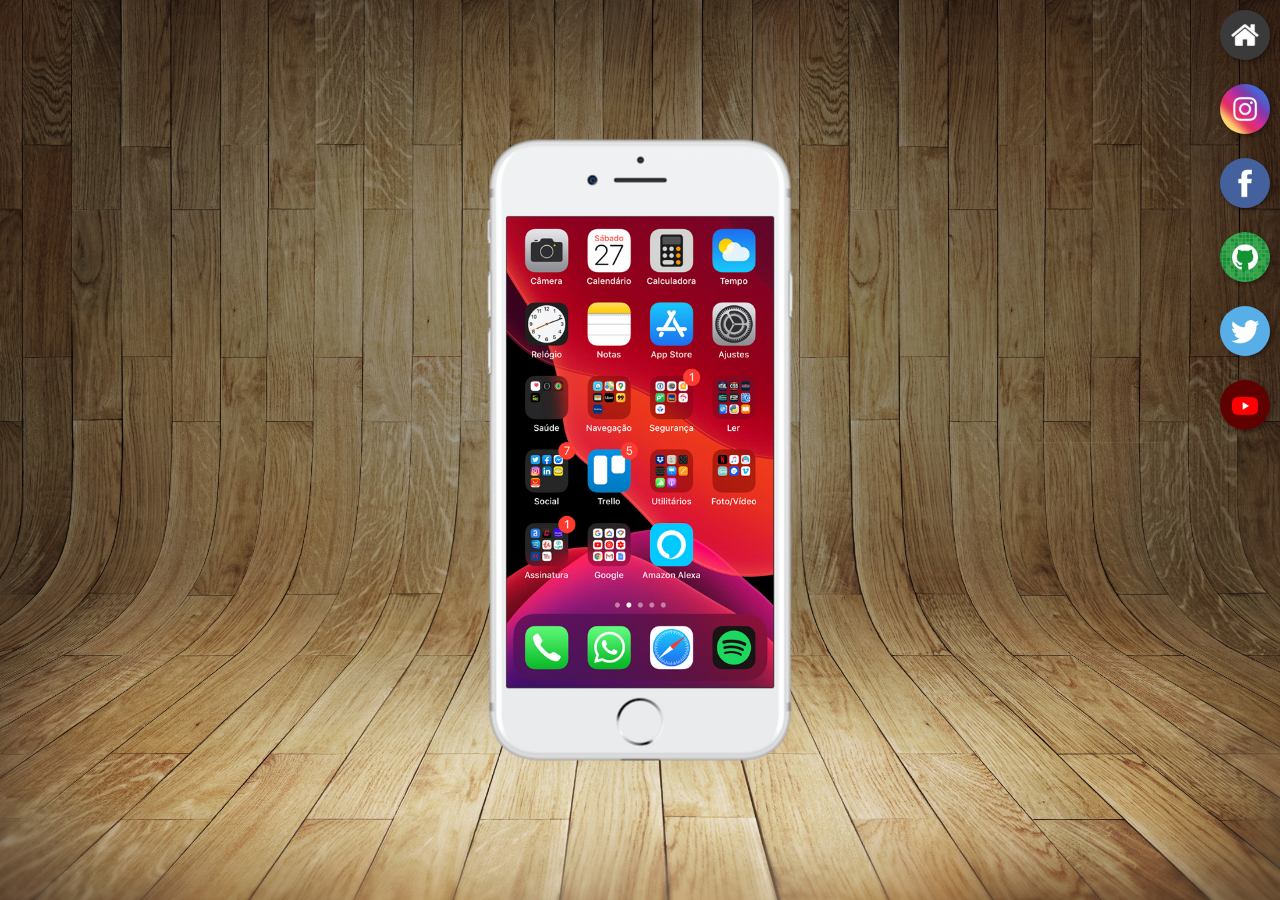
<file: index.html>
<!DOCTYPE html>
<html lang="pt-br">
<head>
    <meta charset="UTF-8">
    <meta http-equiv="X-UA-Compatible" content="IE=edge">
    <meta name="viewport" content="width=device-width, initial-scale=1.0">
    <title>Projeto Redes Sociais</title>
    <link rel="shortcut icon" href="favicon.ico" type="image/x-icon">
    <link rel="stylesheet" href="estilos/style.css">
</head>
<body>
    <main>
        <section id="telefone">
            <iframe src="home.html" name="tela" id="tela" frameborder="0">
                Seu navegador não é compatível.
            </iframe>
        </section>
        <section id="redes-sociais">
            <a href="home.html" target="tela"><img src="imagens/logo-home.jpg" alt="home"></a> <br>
            <a href="instagram.html" target="tela"><img src="imagens/logo-instagram.jpg" alt="instagram"></a> <br>
            <a href="facebook.html" target="tela"><img src="imagens/logo-facebook.jpg" alt="facebook"></a> <br>
            <a href="github.html" target="tela"><img src="imagens/logo-github.jpg" alt="github"></a> <br>
            <a href="twitter.html" target="tela"><img src="imagens/logo-twitter.jpg" alt=""></a> <br>
            <a href="youtube.html" target="tela"><img src="imagens/logo-youtube.jpg" alt="youtube"></a>

        </section>
    </main>
</body>
</html>
</file>
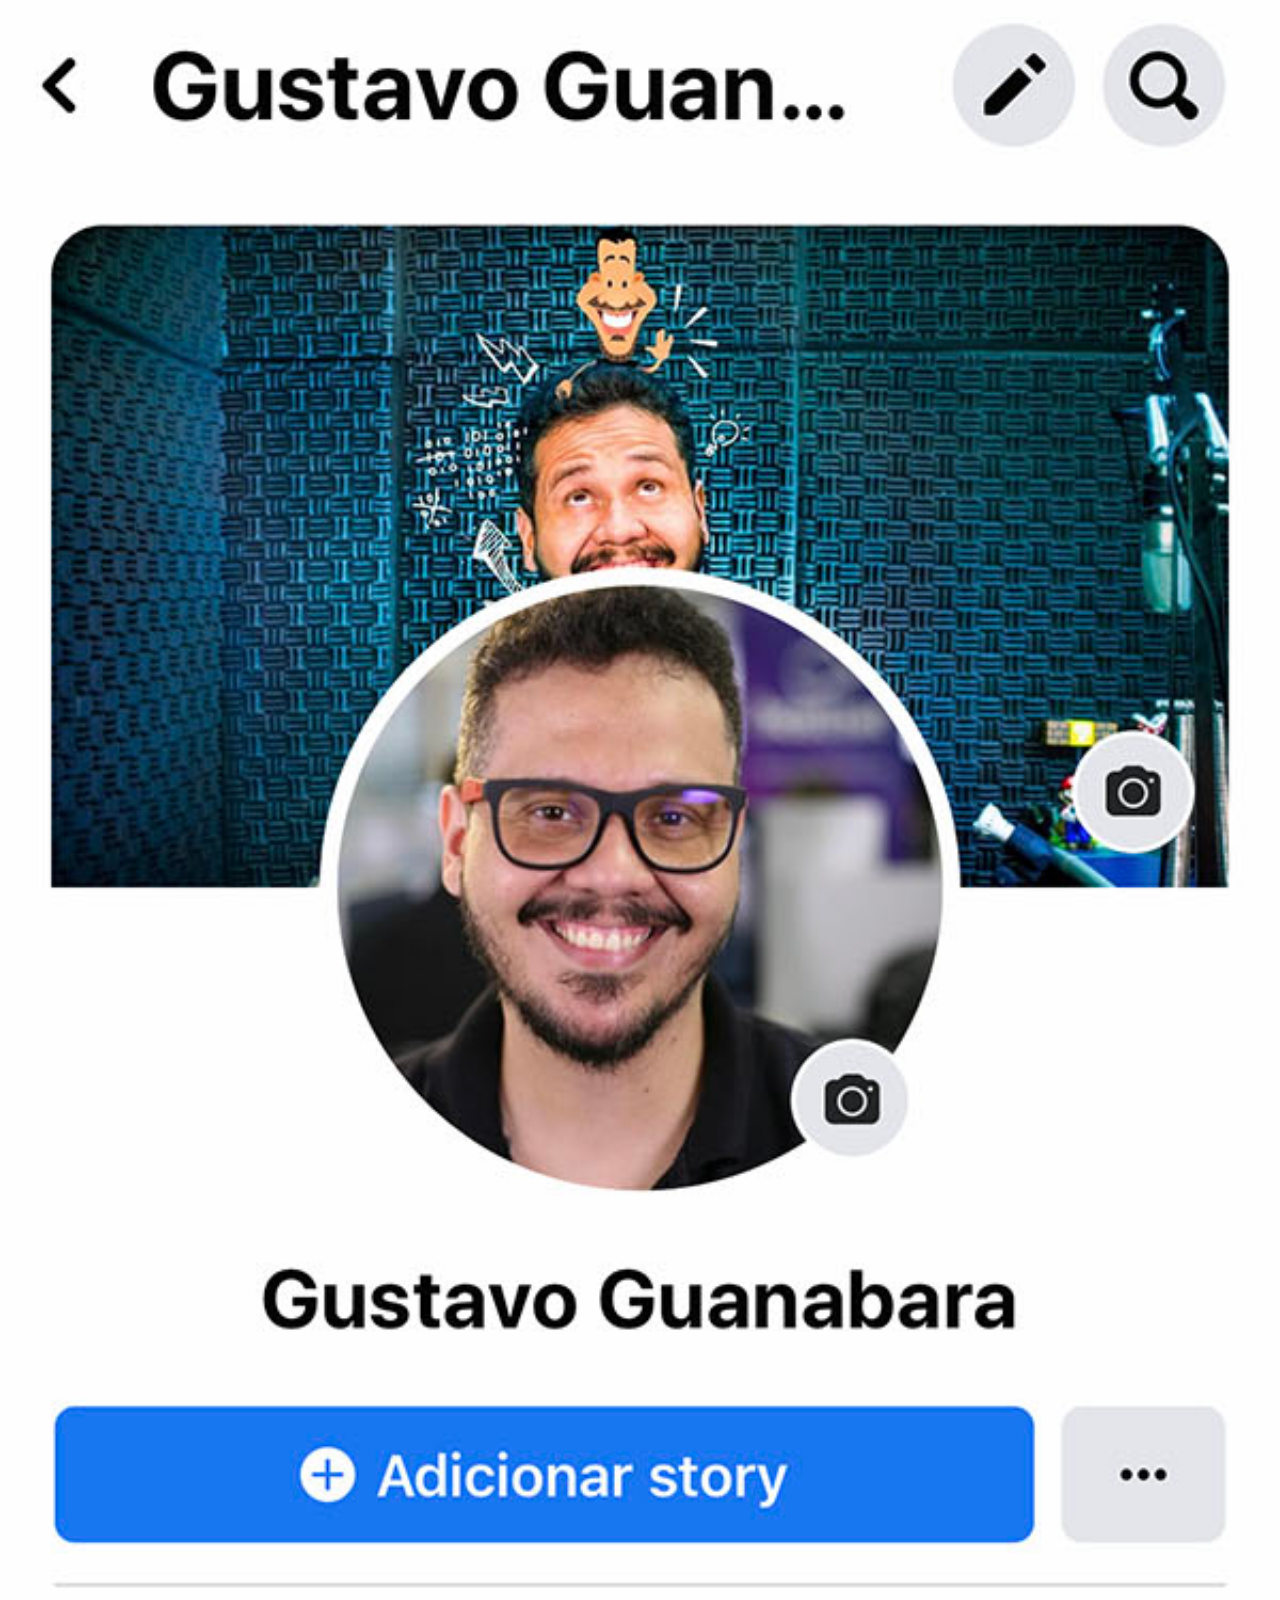
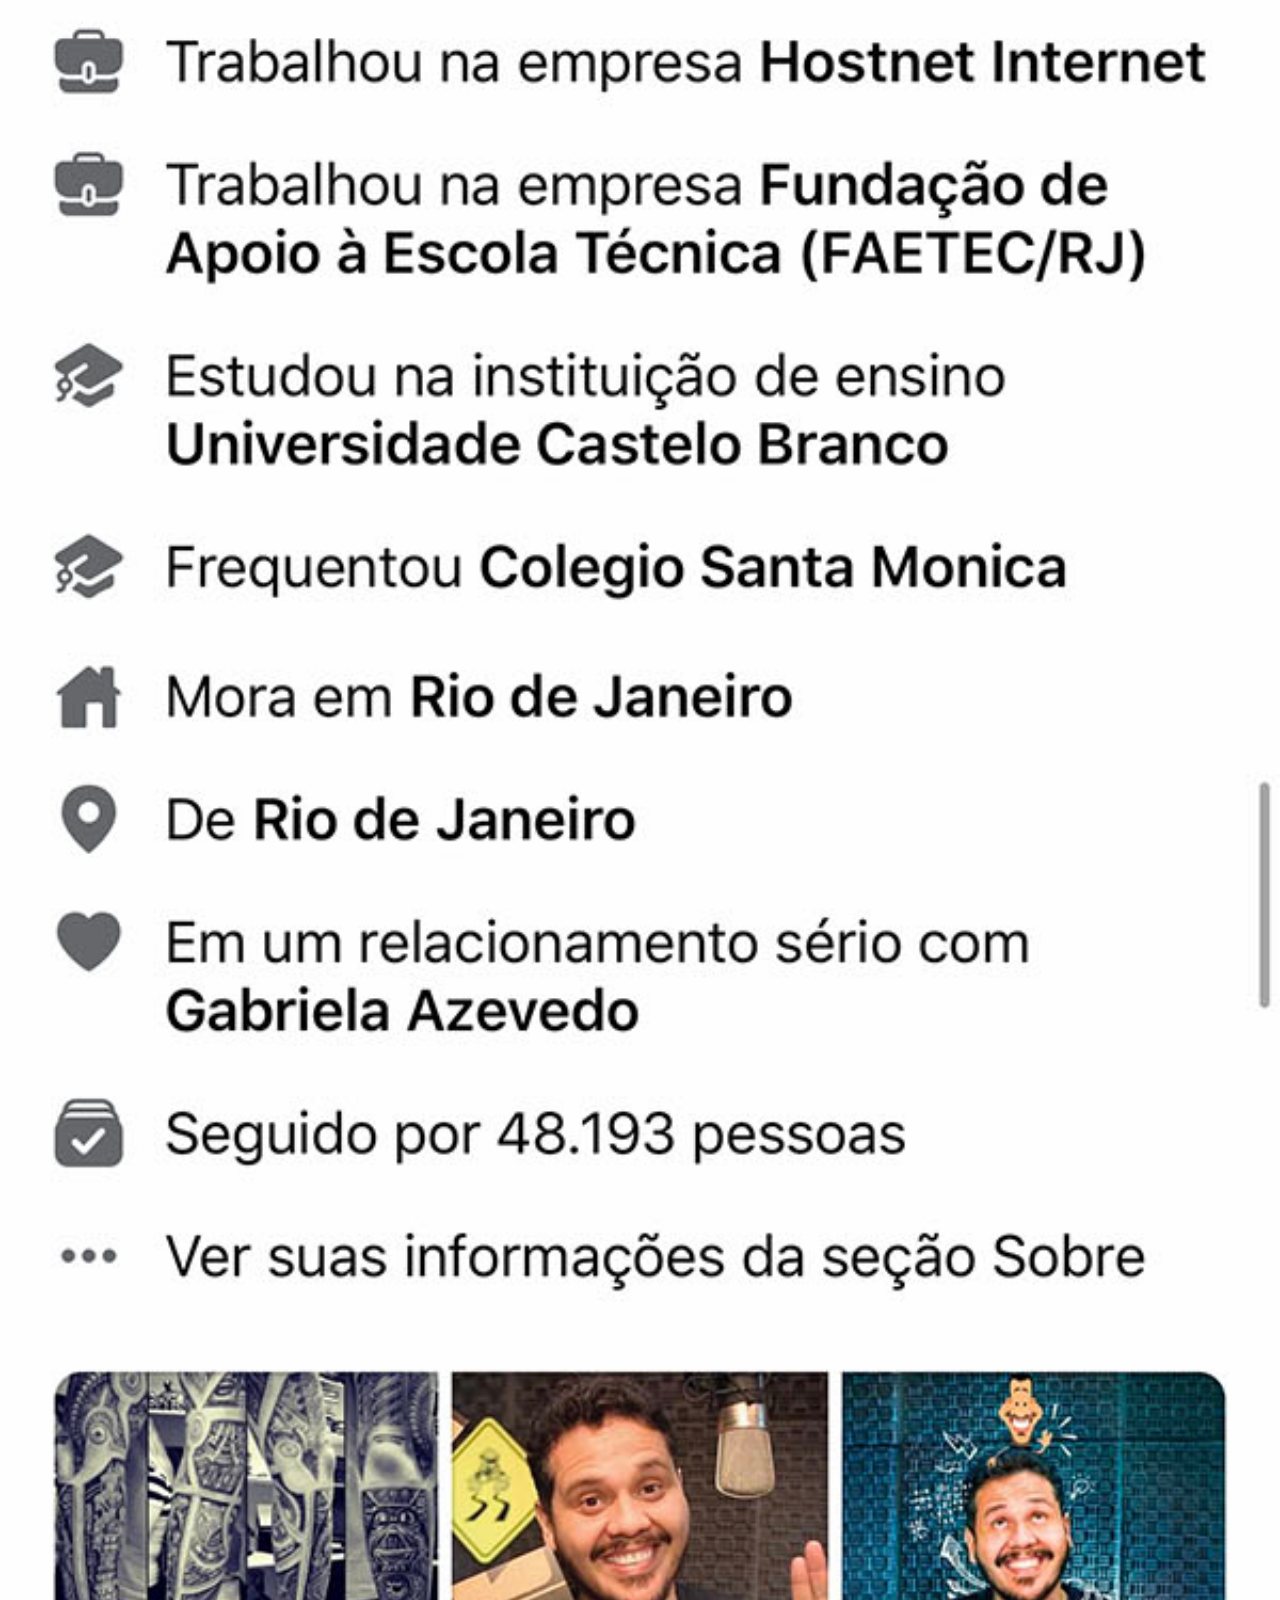
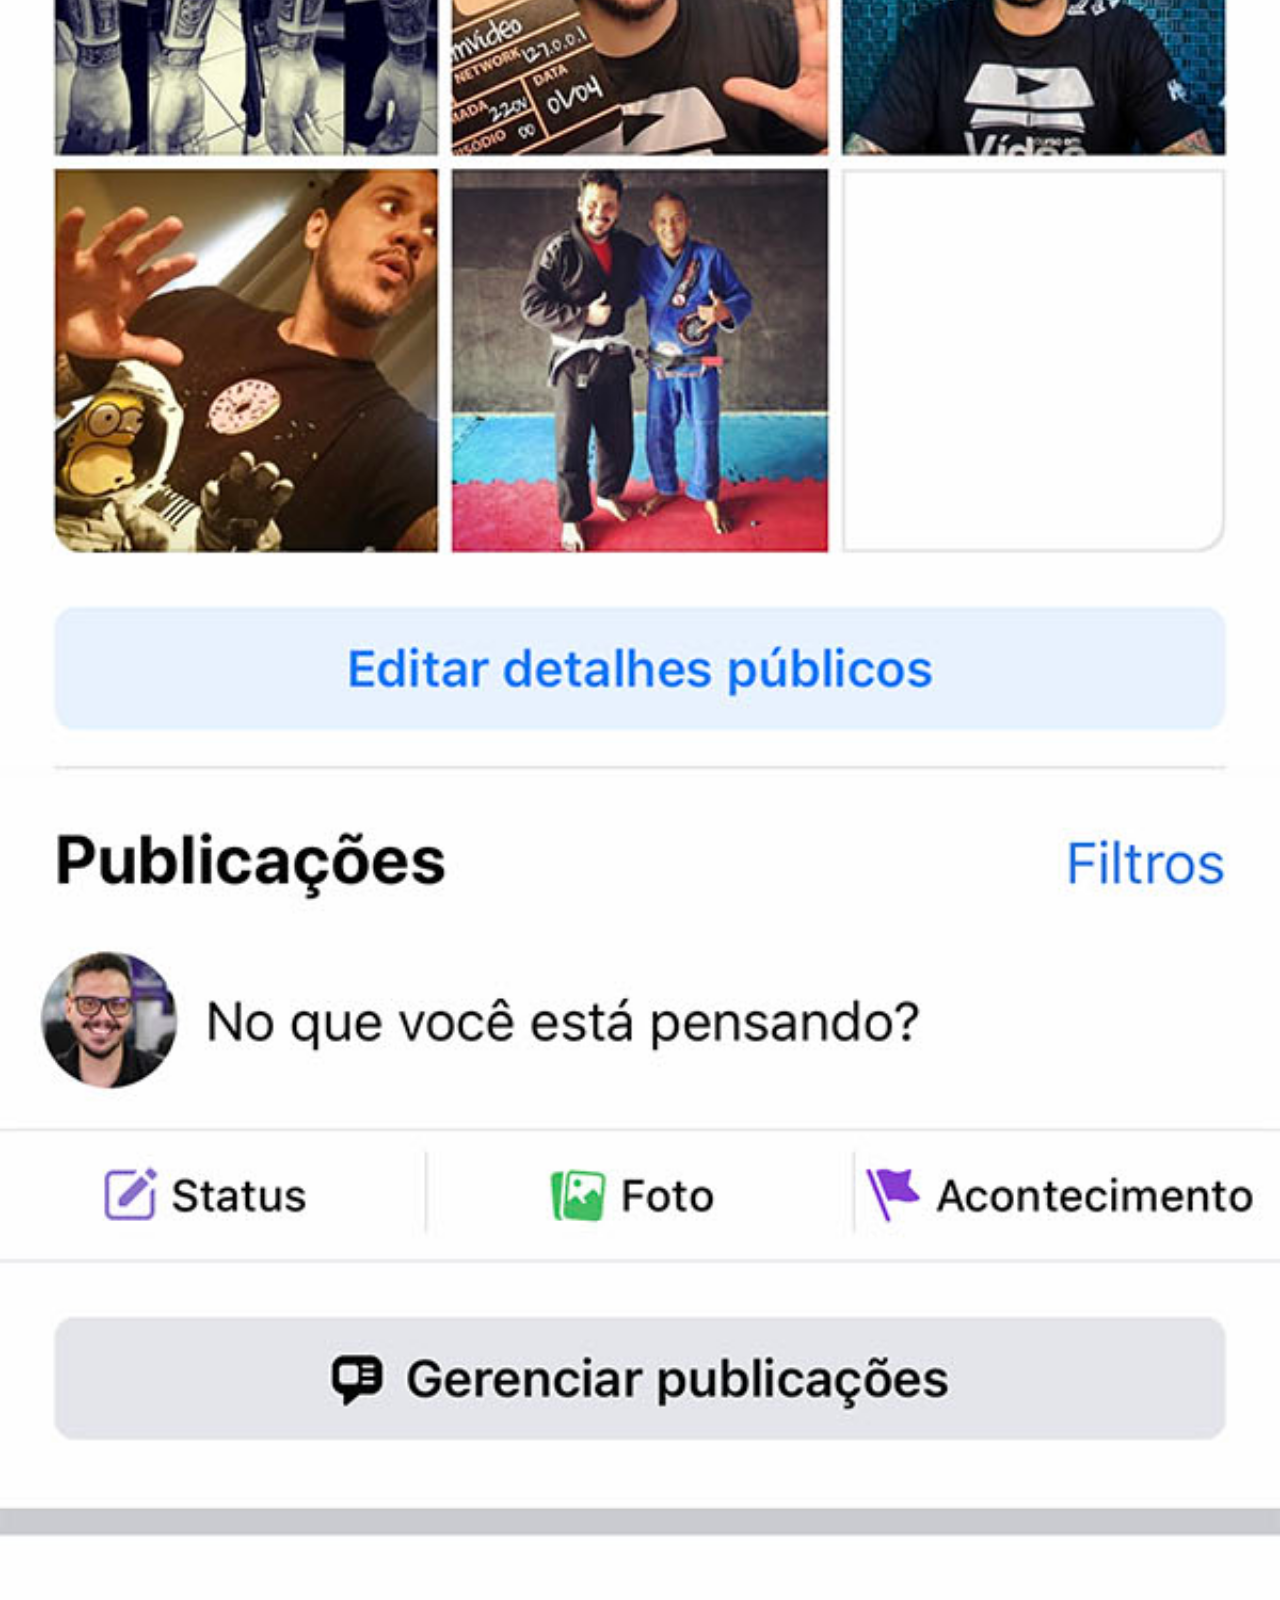
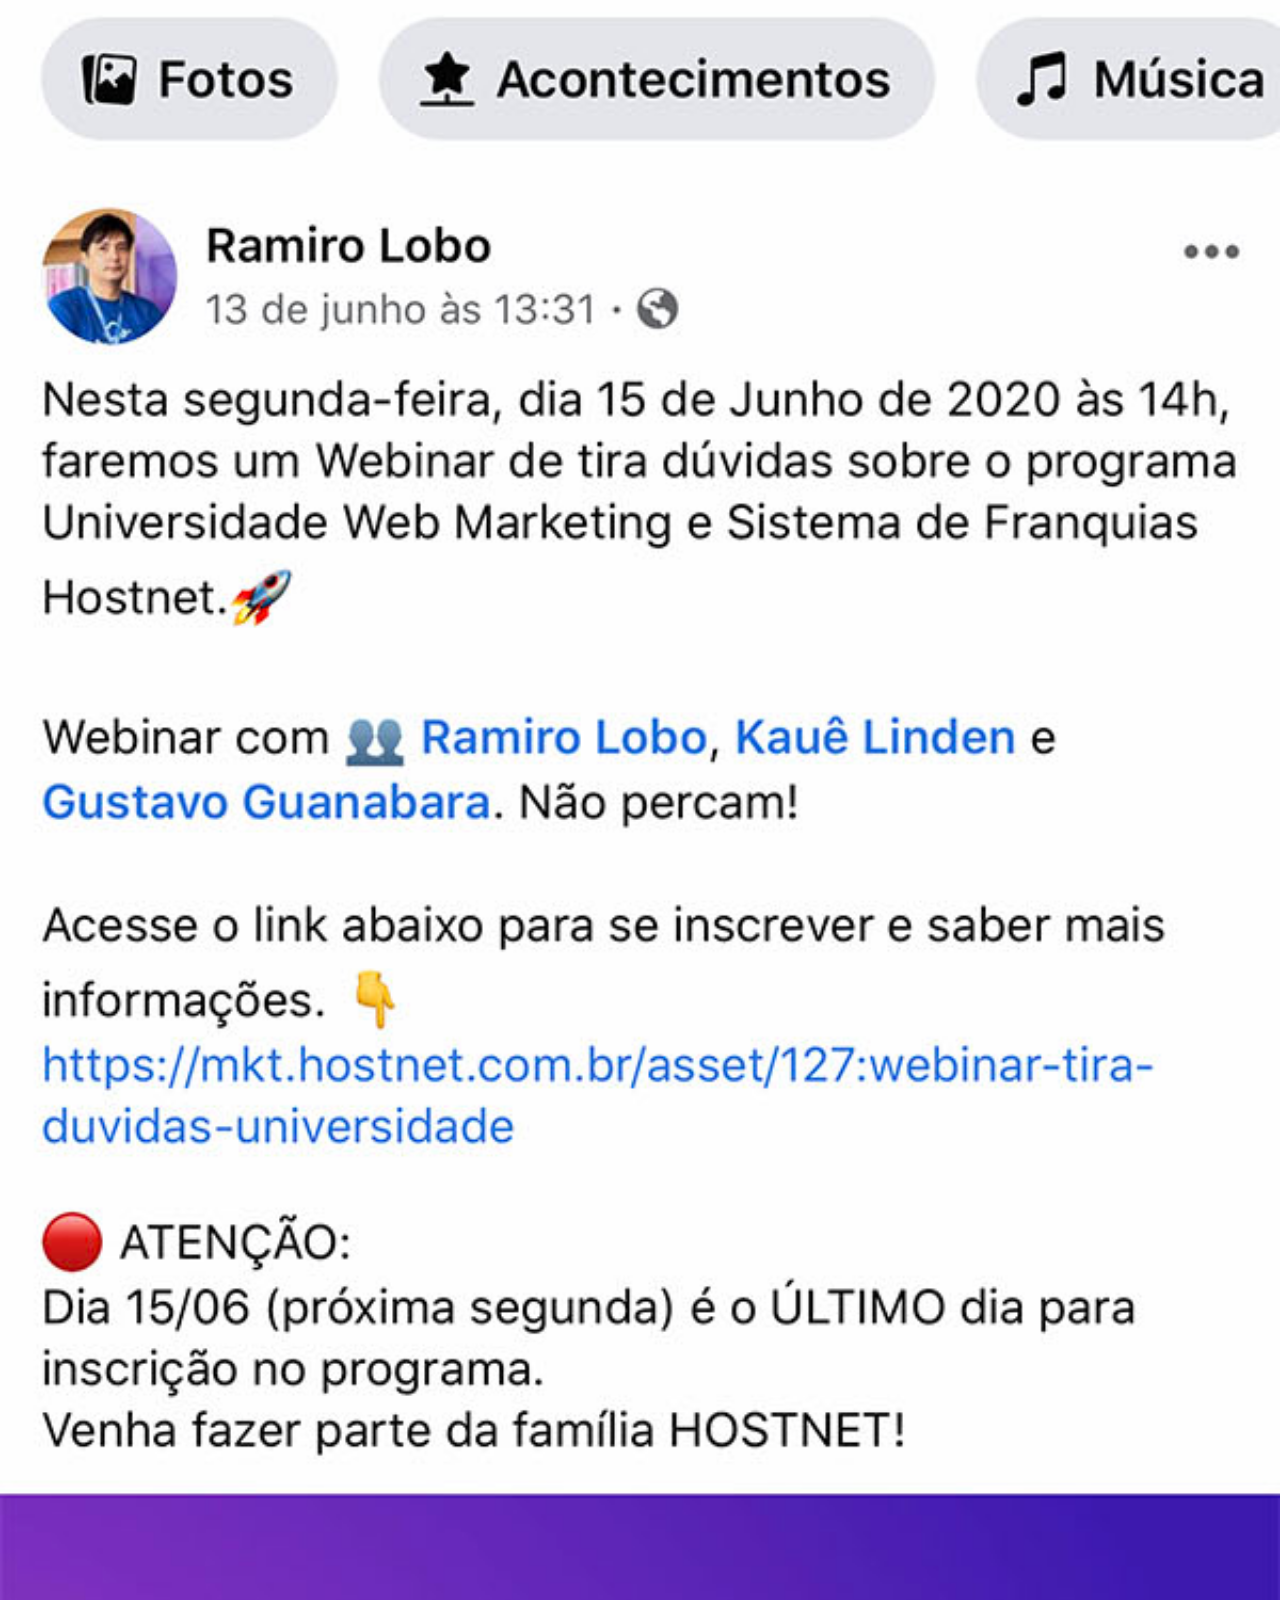
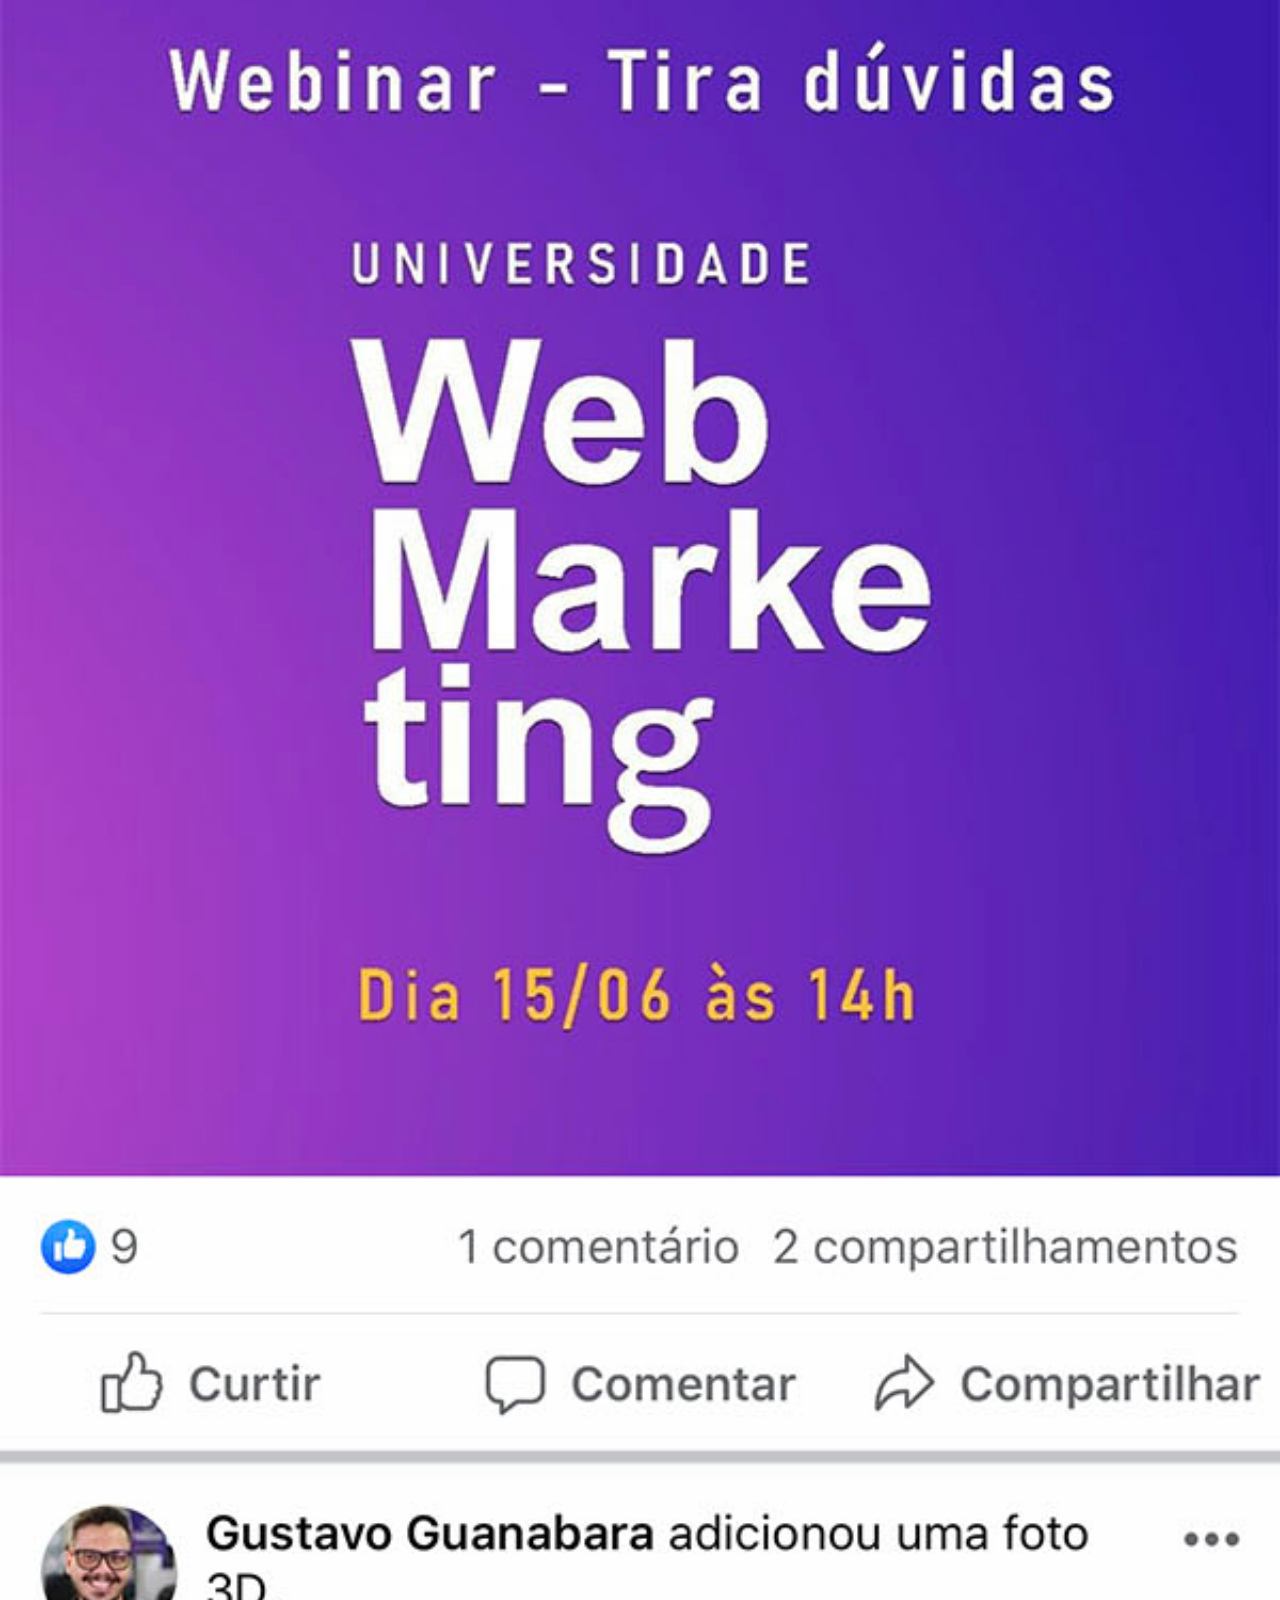
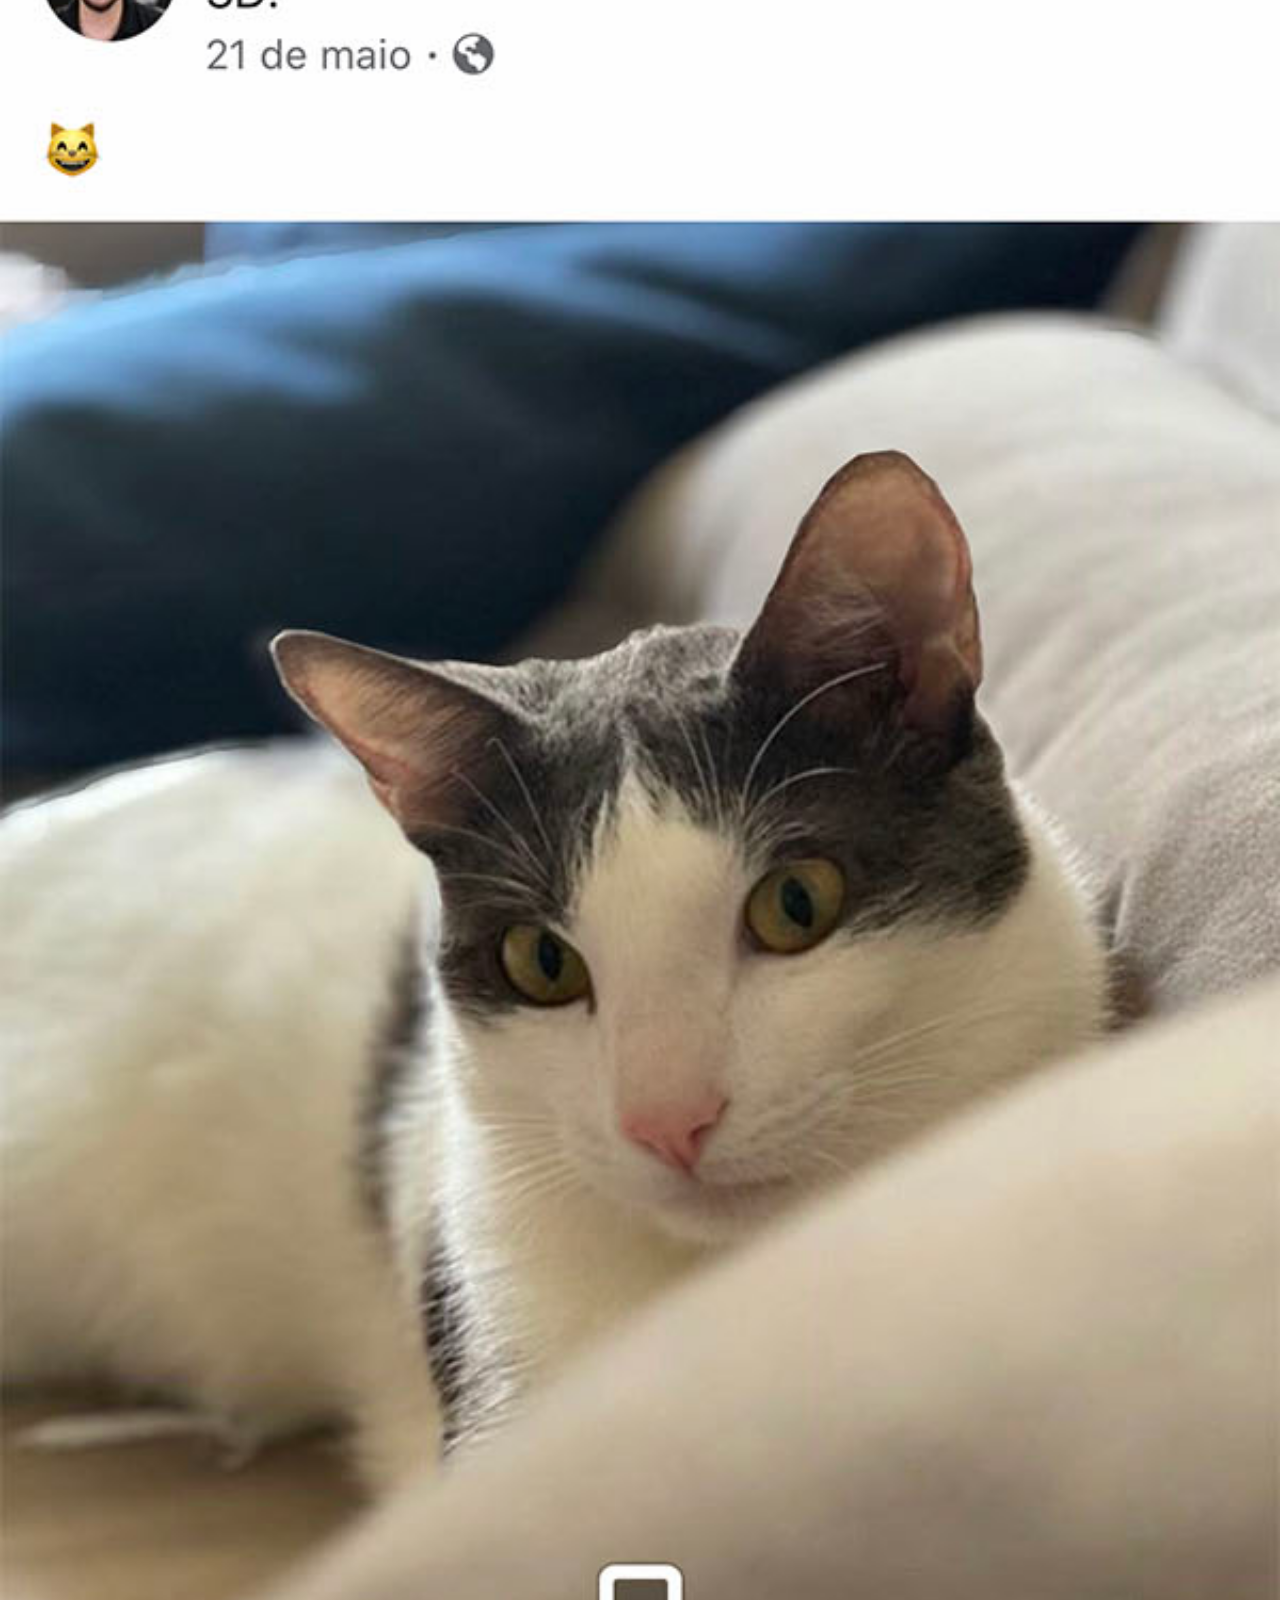
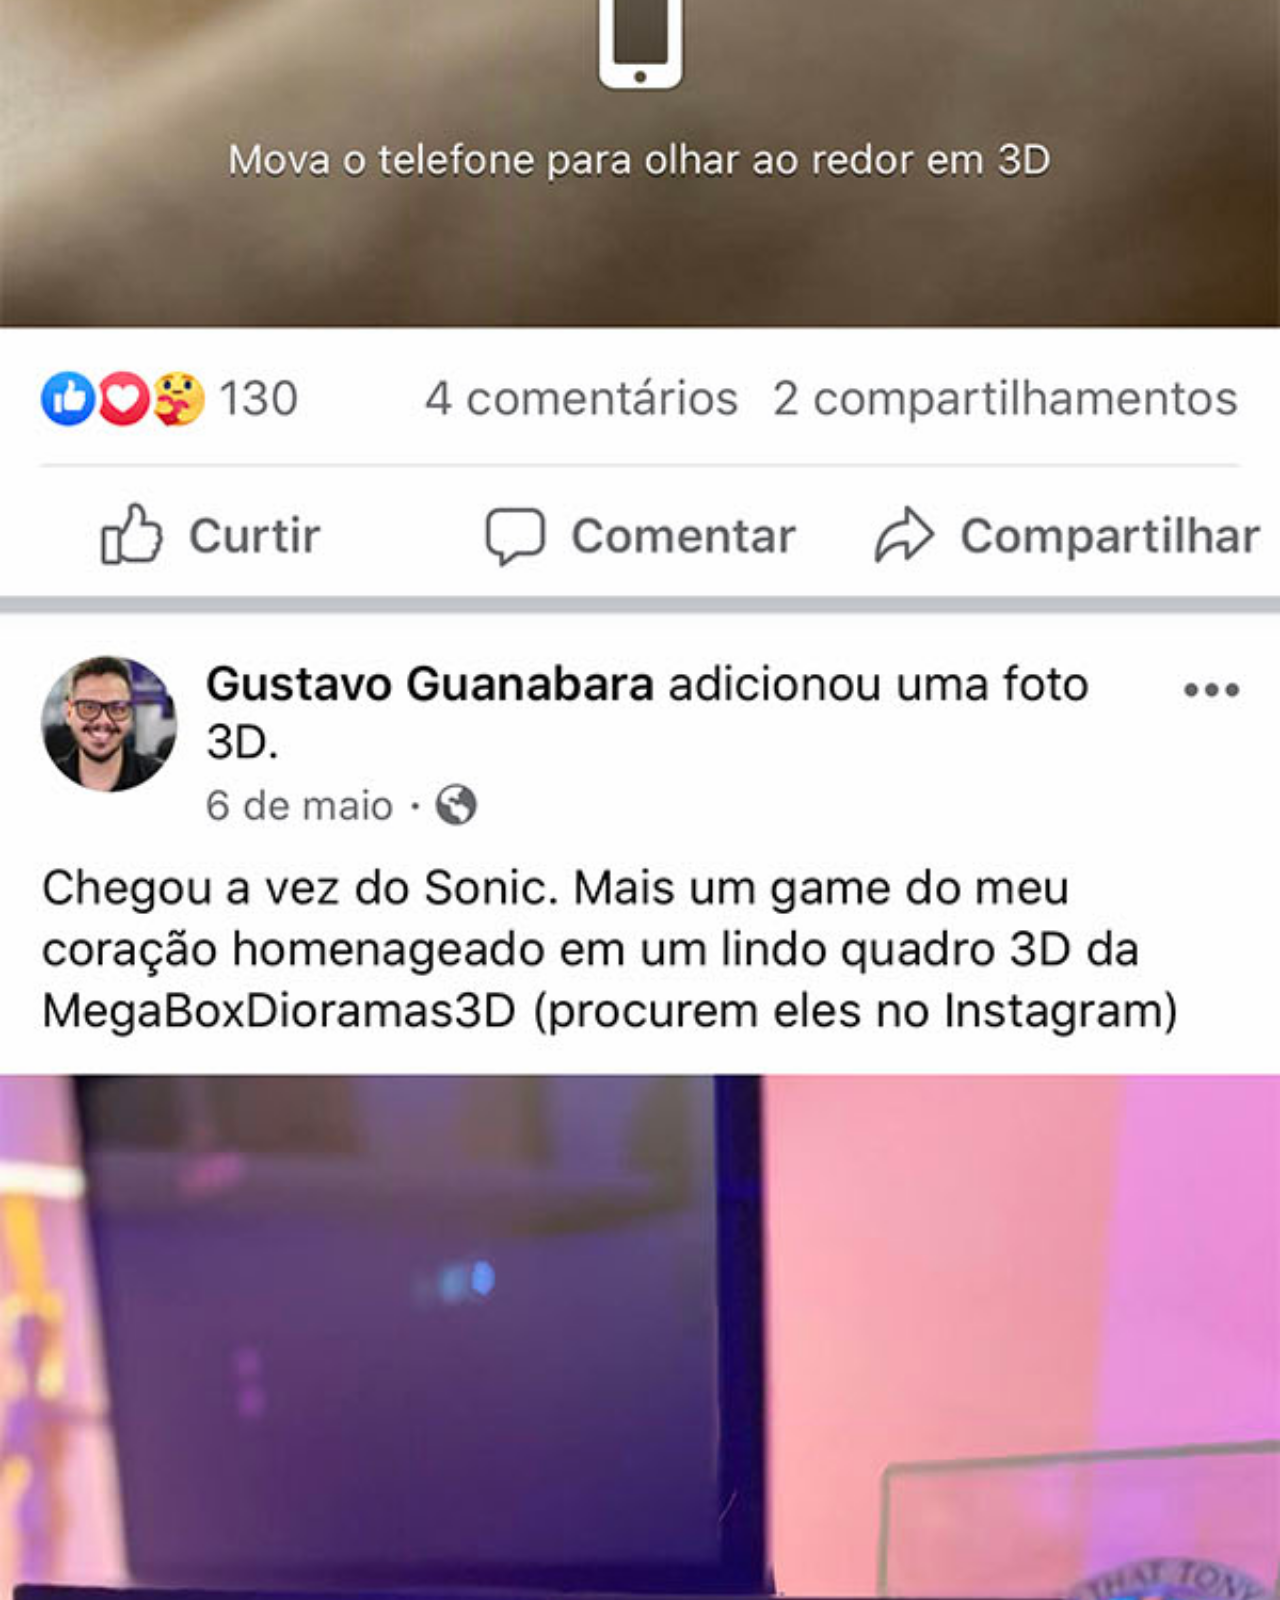
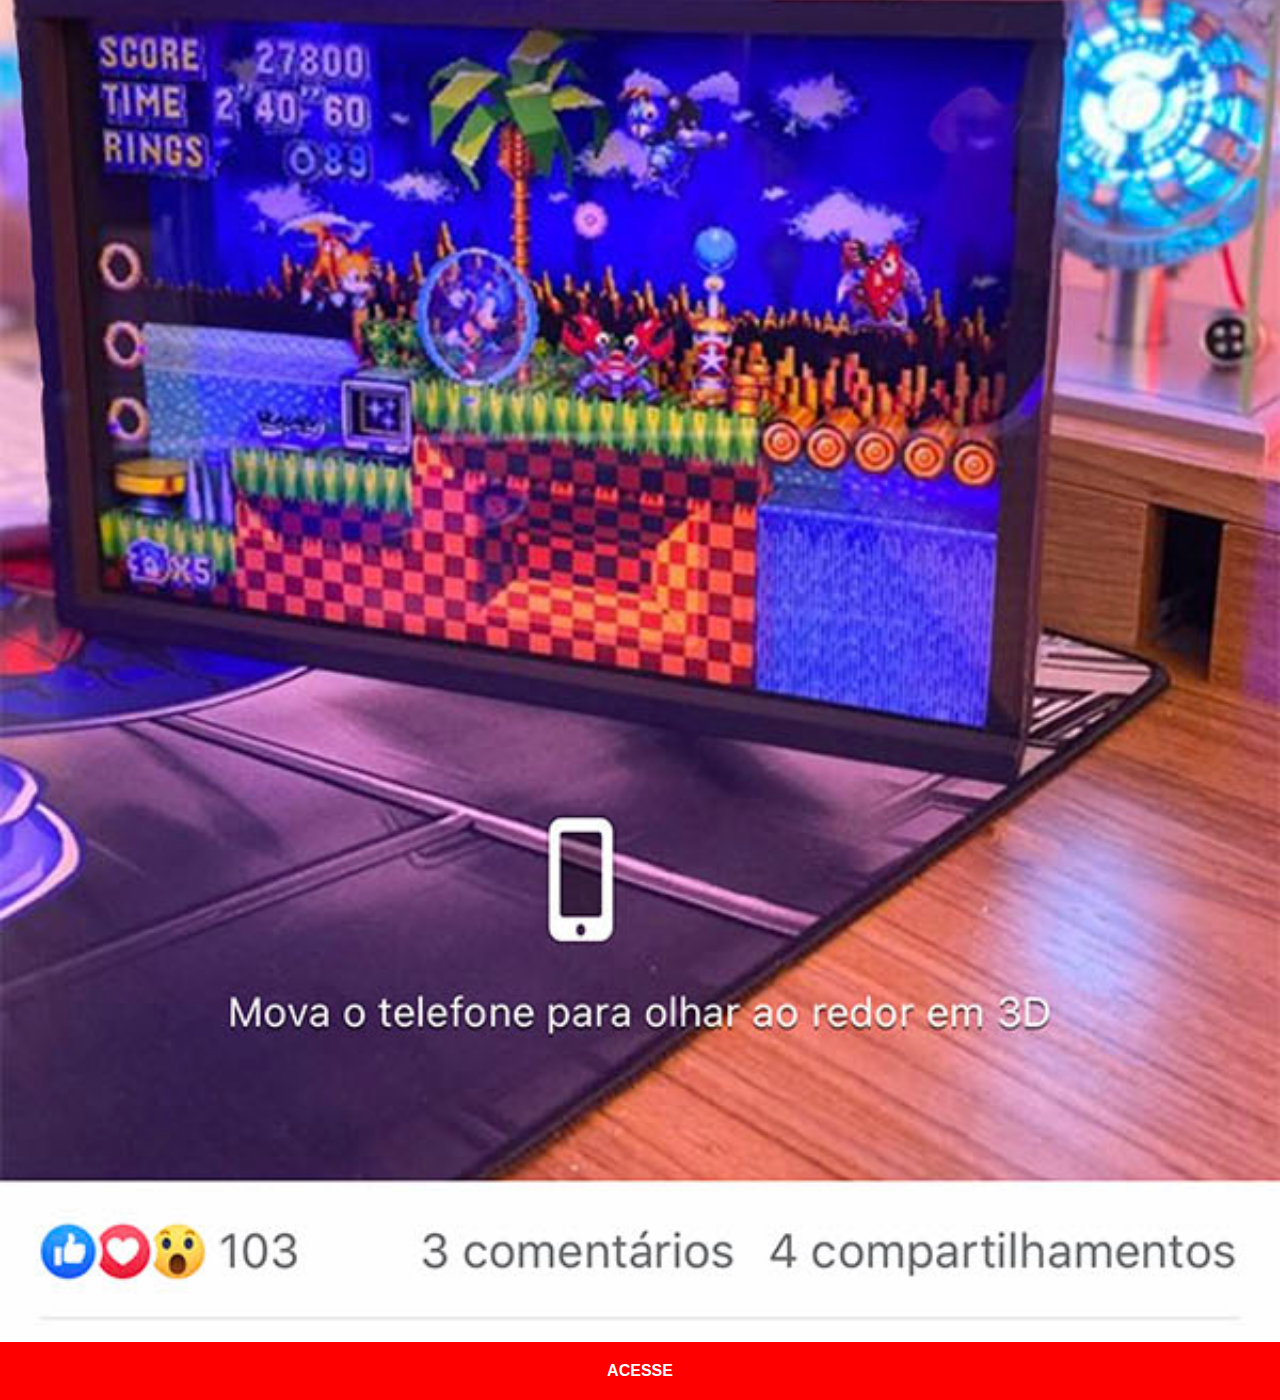
<file: facebook.html>
<!DOCTYPE html>
<html lang="pt-br">
<head>
    <meta charset="UTF-8">
    <meta http-equiv="X-UA-Compatible" content="IE=edge">
    <meta name="viewport" content="width=device-width, initial-scale=1.0">
    <title>Facebook</title>
    <link rel="stylesheet" href="estilos/social.css">
</head>
<body>
    <img src="imagens/tela-facebook.jpg" alt="Facebook">
    <a href="https://www.facebook.com/nicolas.anderson.503" target="_blank">ACESSE</a>
</body>
</html>
</file>
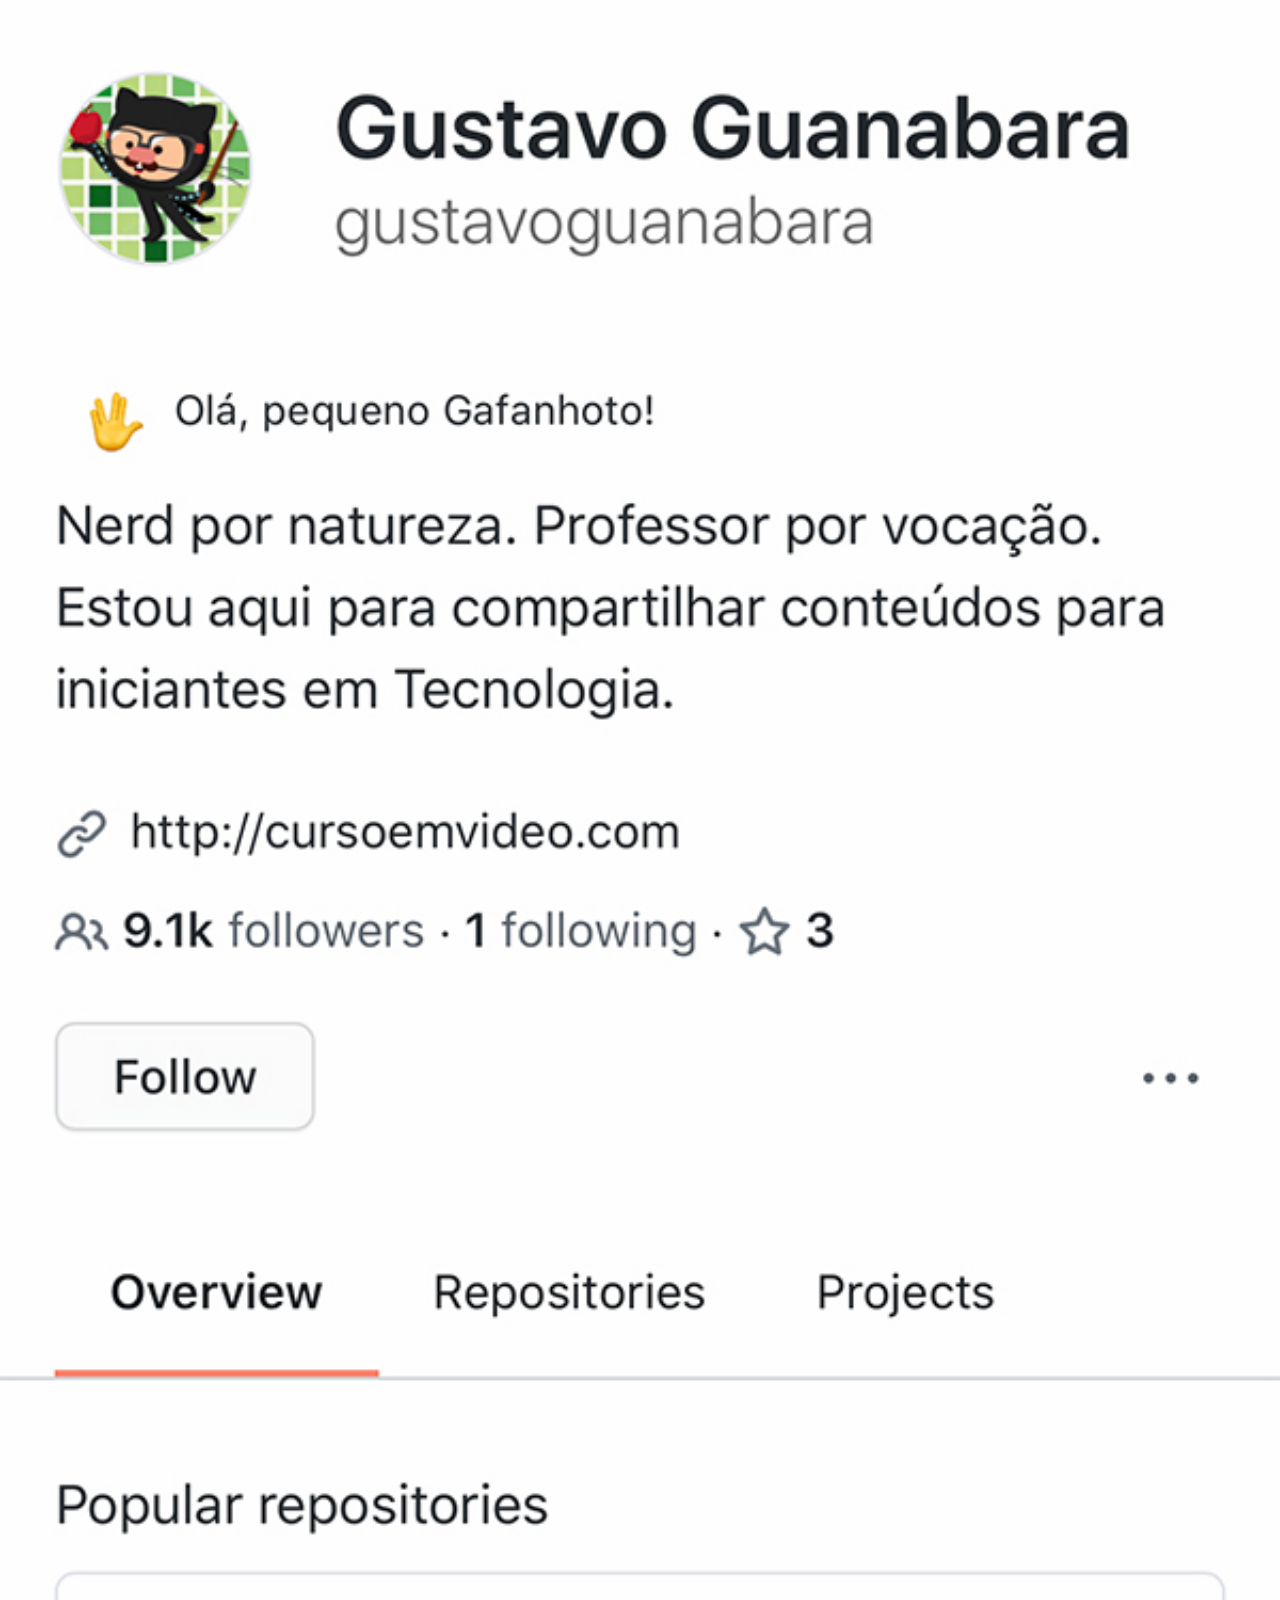
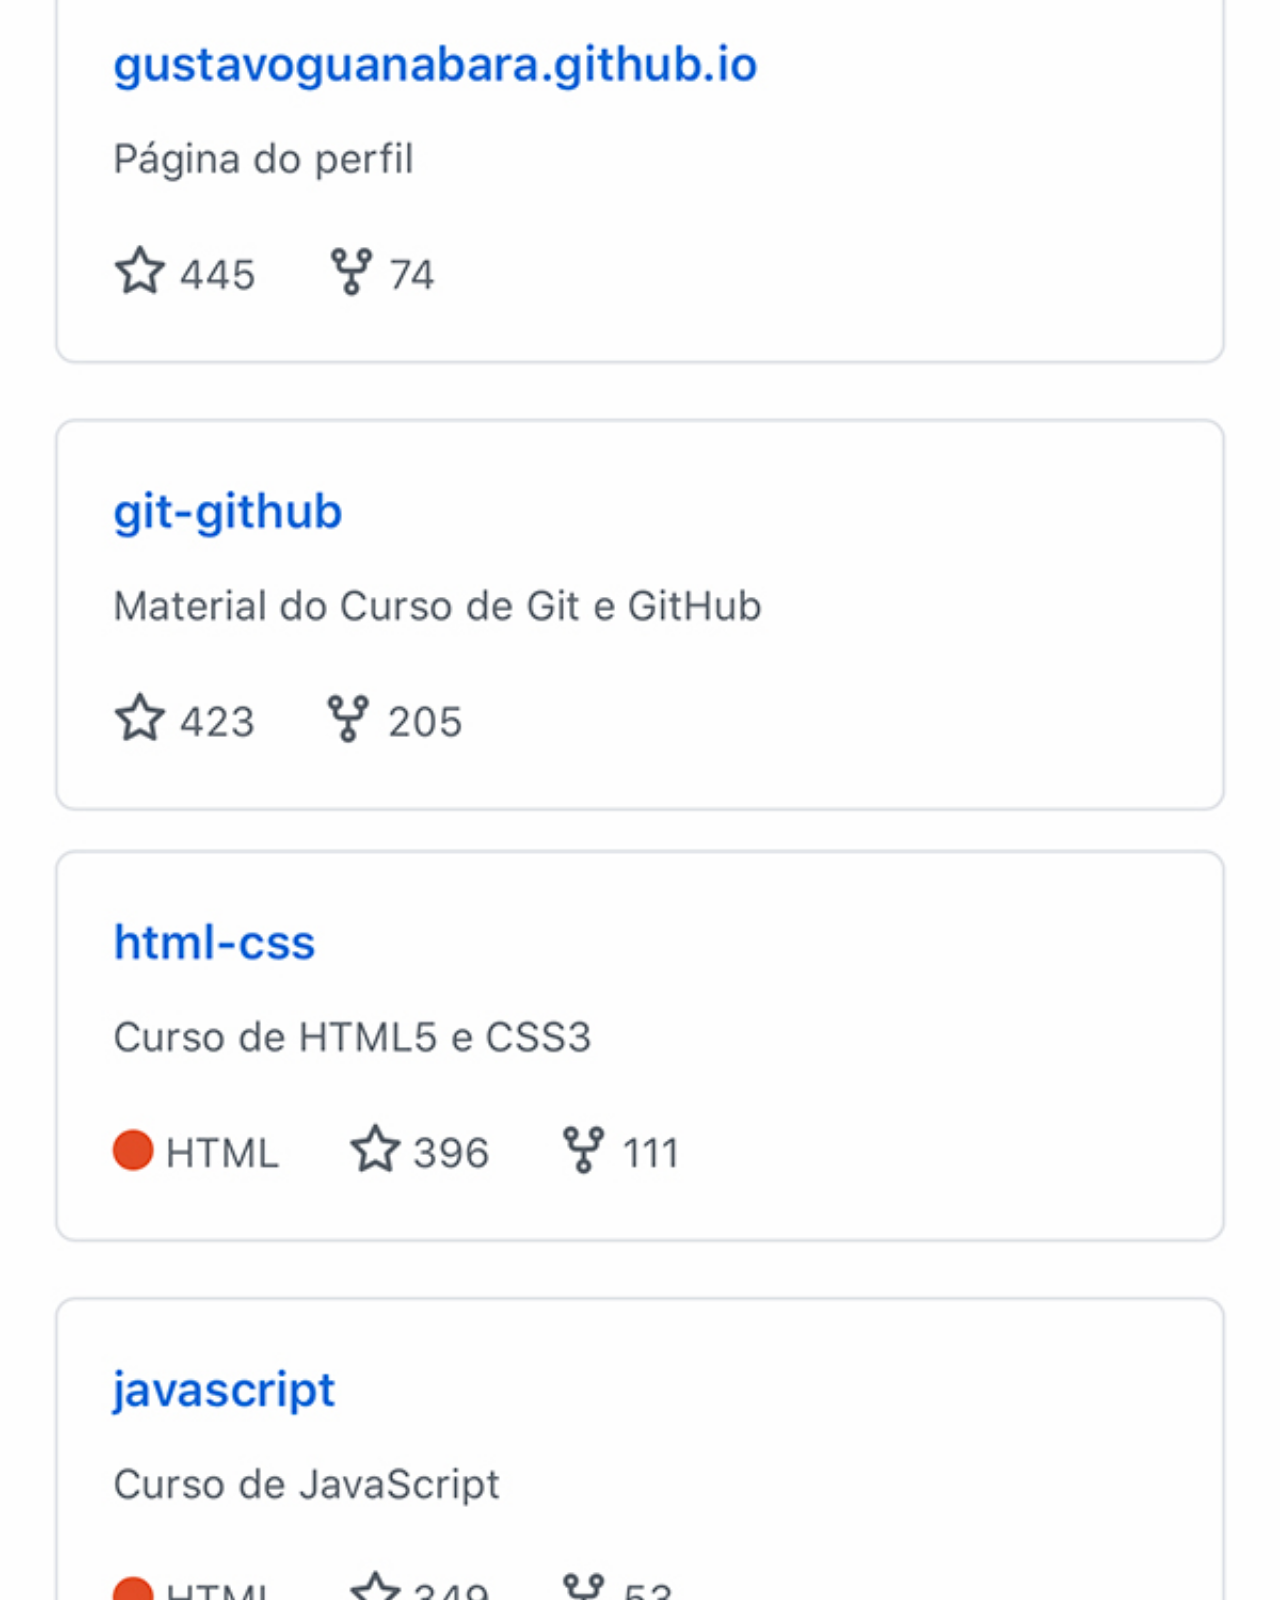
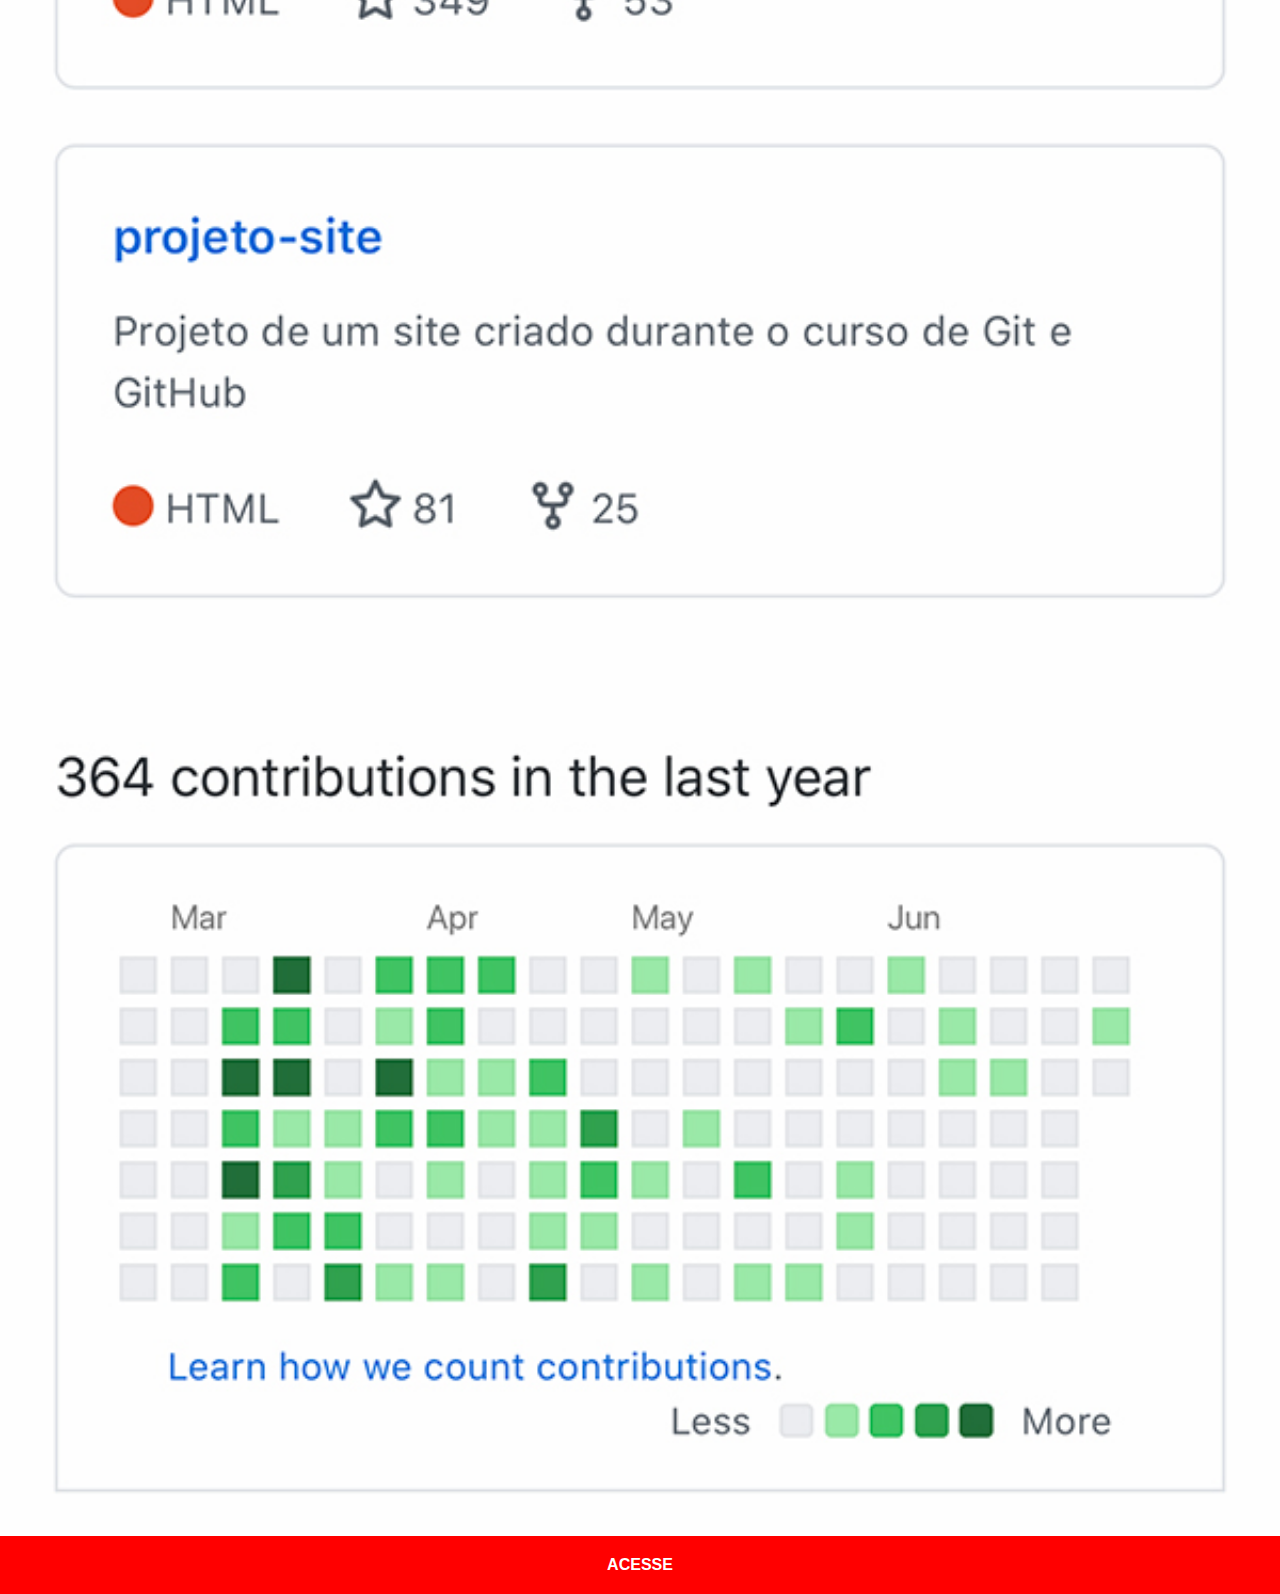
<file: github.html>
<!DOCTYPE html>
<html lang="pt-br">
<head>
    <meta charset="UTF-8">
    <meta http-equiv="X-UA-Compatible" content="IE=edge">
    <meta name="viewport" content="width=device-width, initial-scale=1.0">
    <title>Github</title>
    <link rel="stylesheet" href="estilos/social.css">
</head>
<body>
    <img src="imagens/tela-github.jpg" alt="Github">
    <a href="https://github.com/NicolasTeixeira21" target="_blank">ACESSE</a>
</body>
</html>
</file>
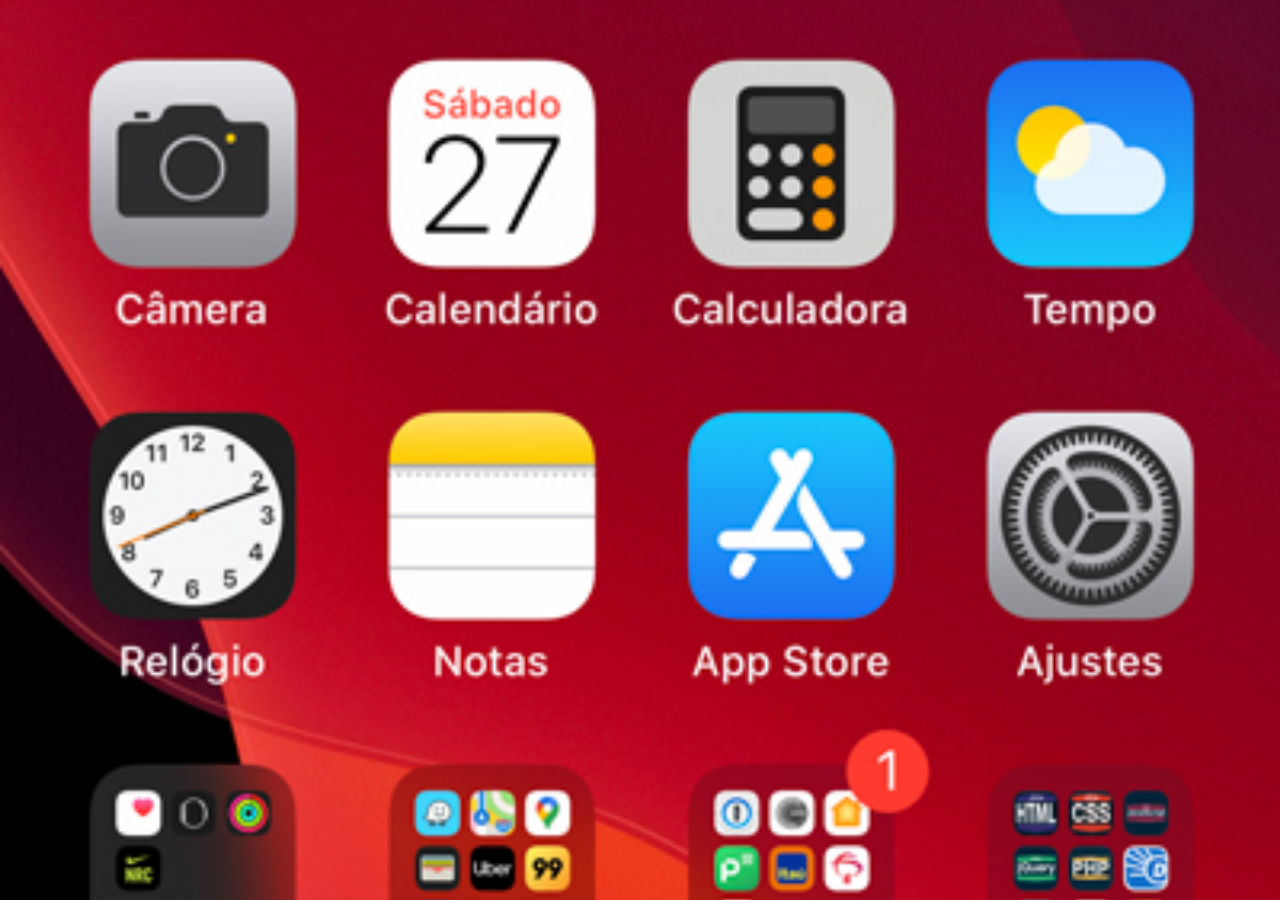
<file: home.html>
<!DOCTYPE html>
<html lang="pt-br">
<head>
    <meta charset="UTF-8">
    <meta http-equiv="X-UA-Compatible" content="IE=edge">
    <meta name="viewport" content="width=device-width, initial-scale=1.0">
    <title>Home</title>
    <style>
        * {
            margin: 0px;
            padding: 0px;
        }

        body {
            width: 100vw;
            height: 100vh;
            background: black url('imagens/tela-home.jpg') no-repeat top center;
            background-size: cover;
        }
    </style>
</head>
<body>
    
</body>
</html>
</file>
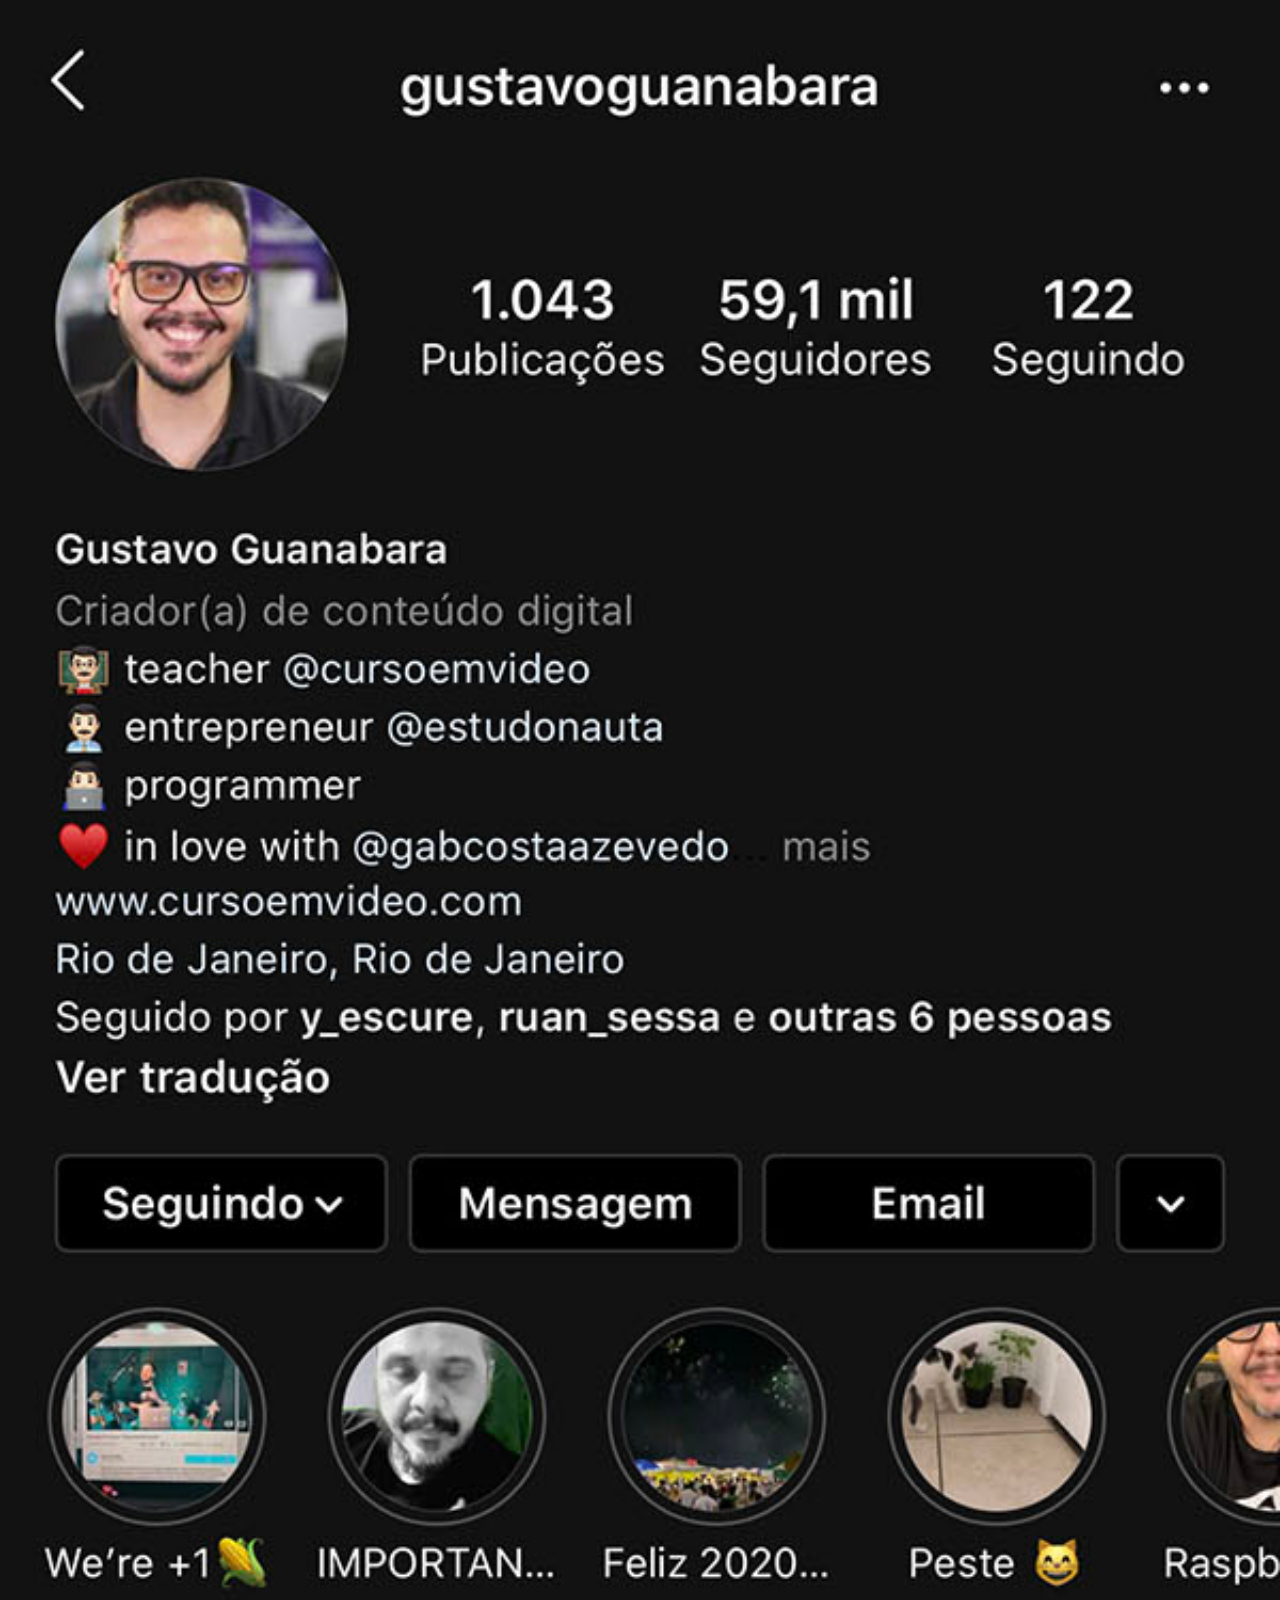
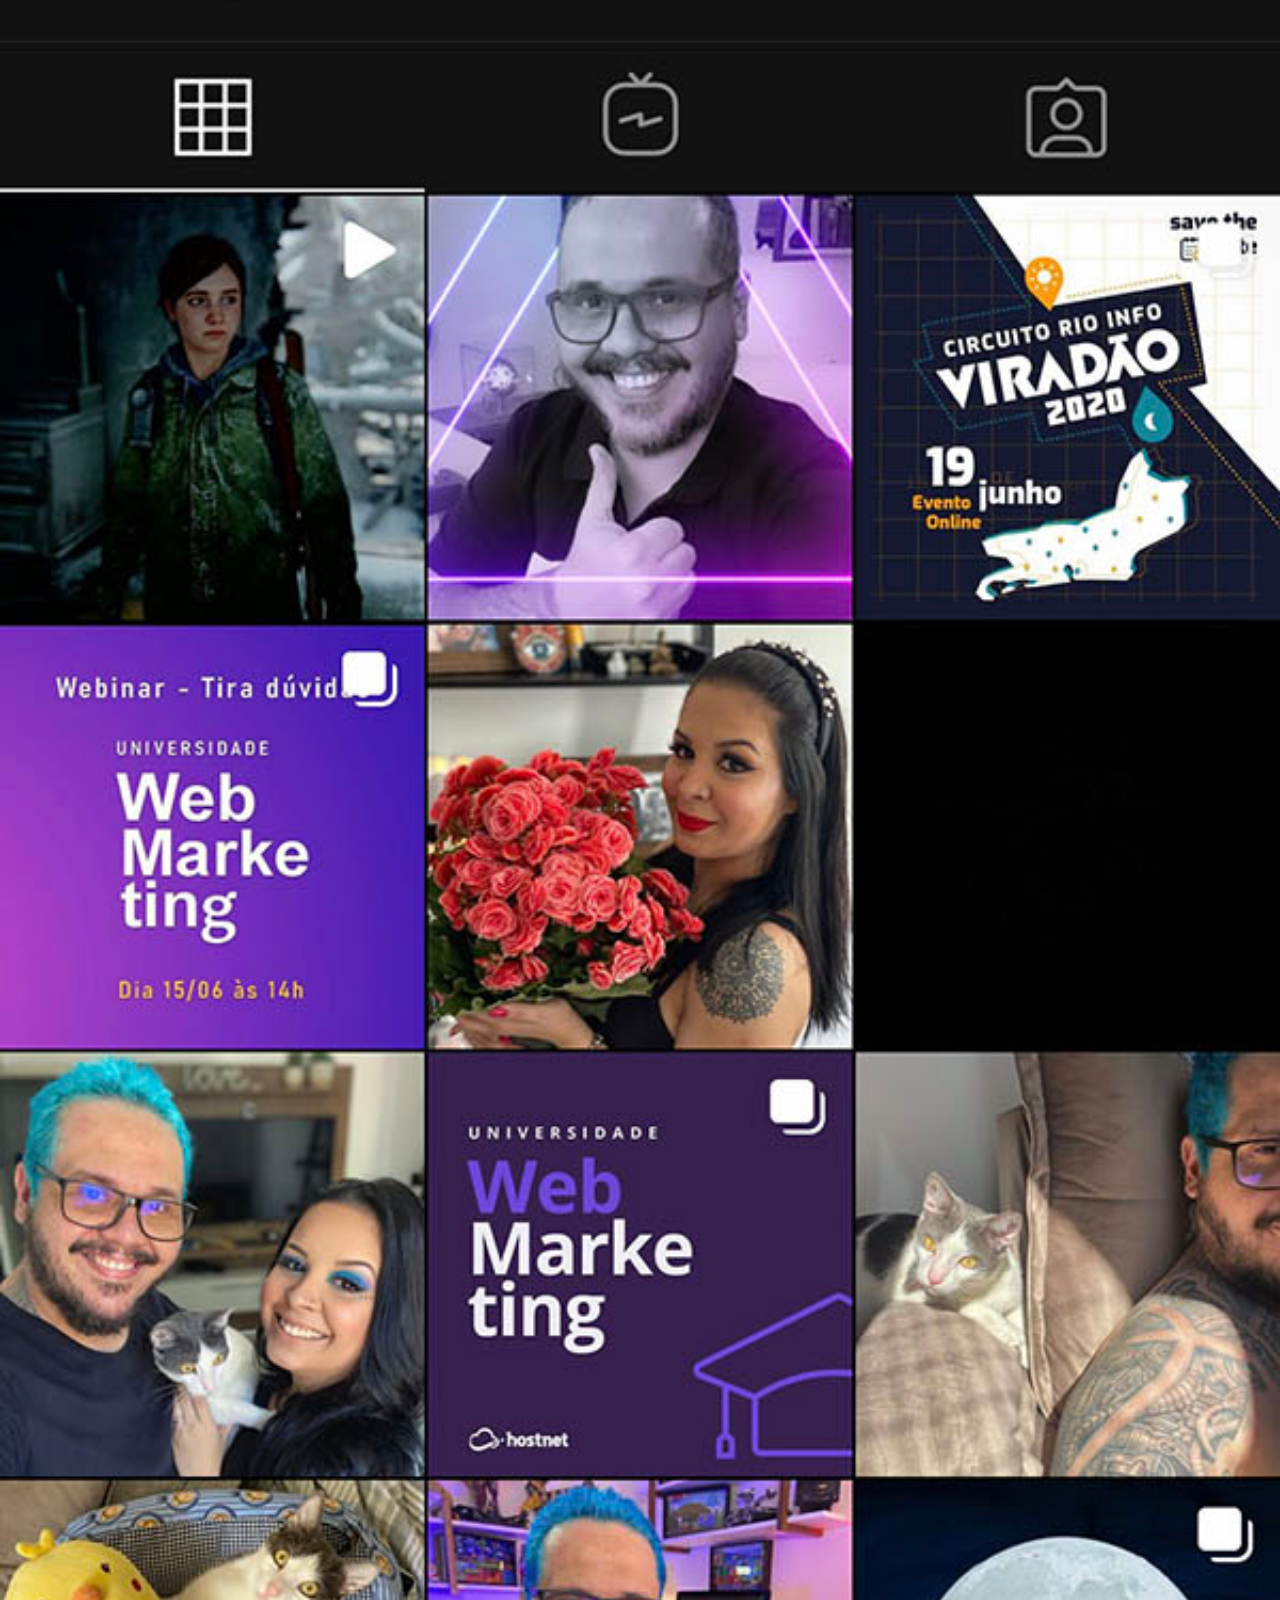
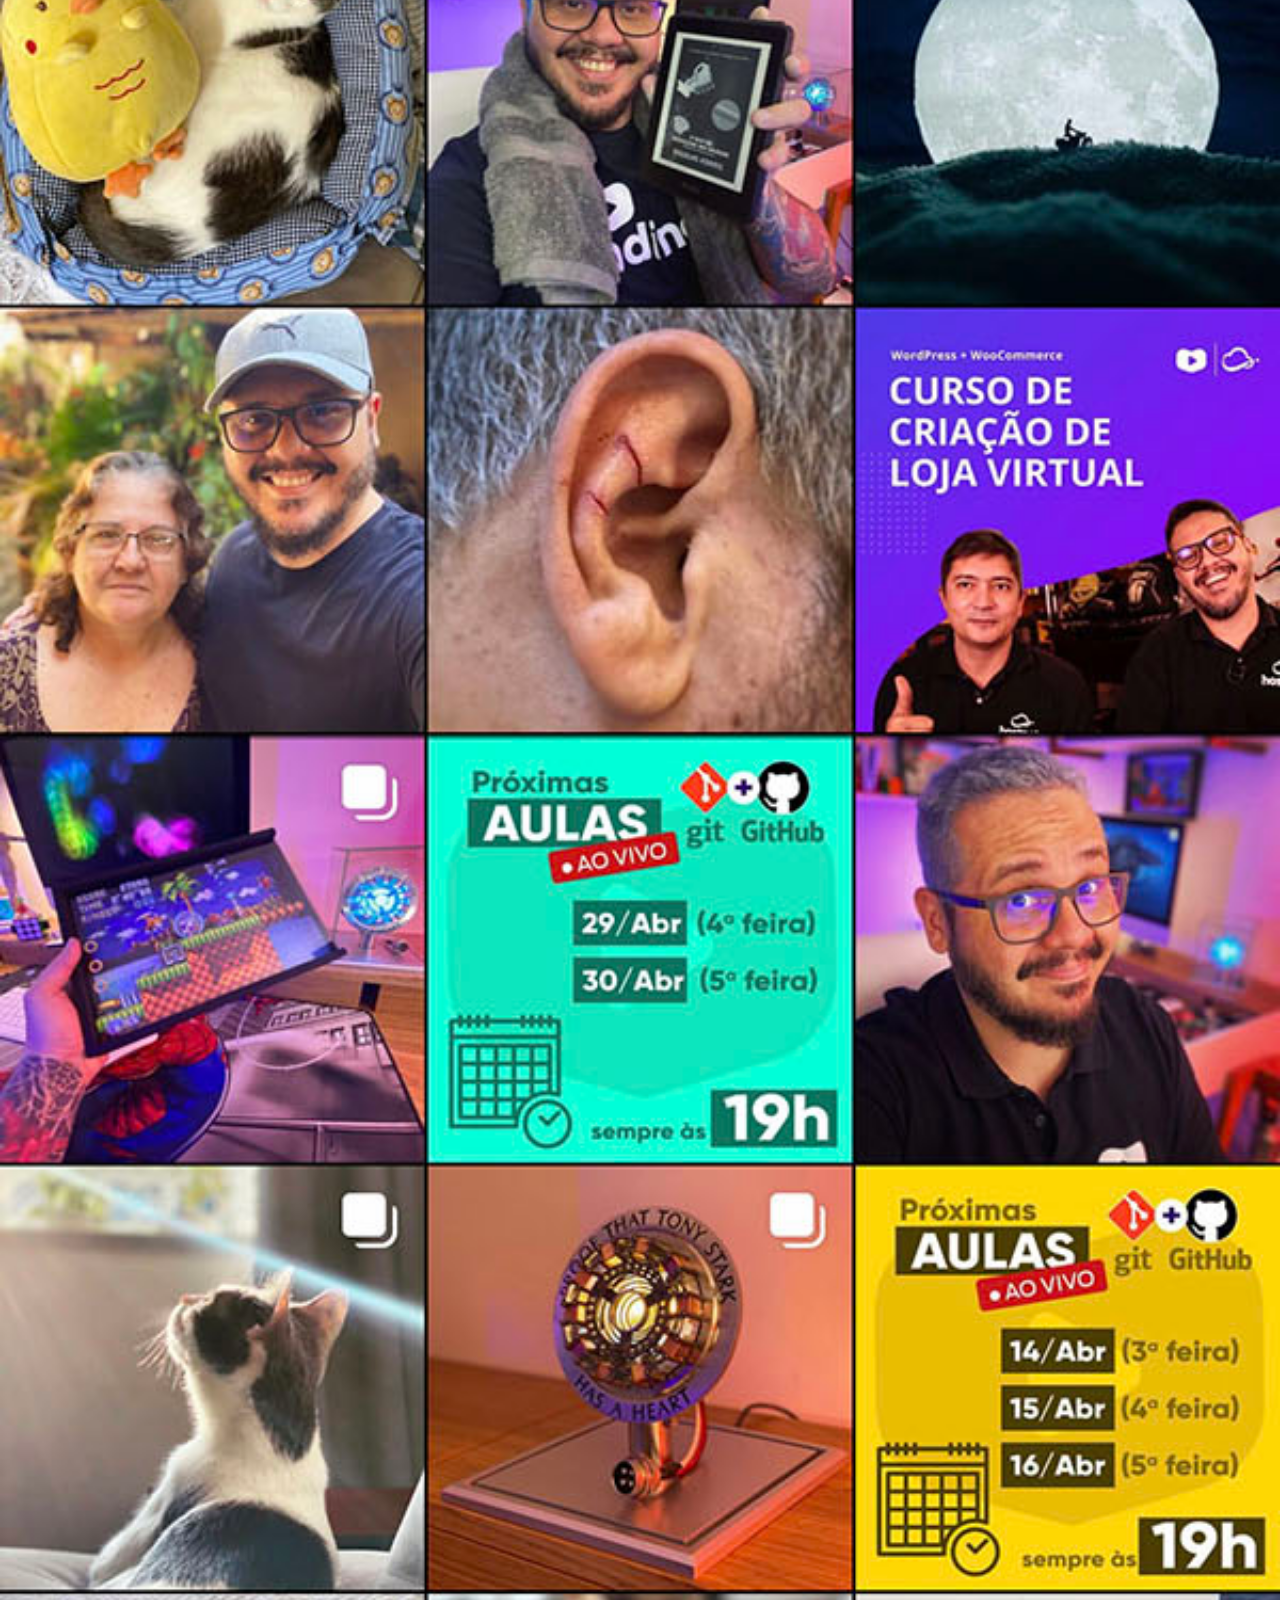
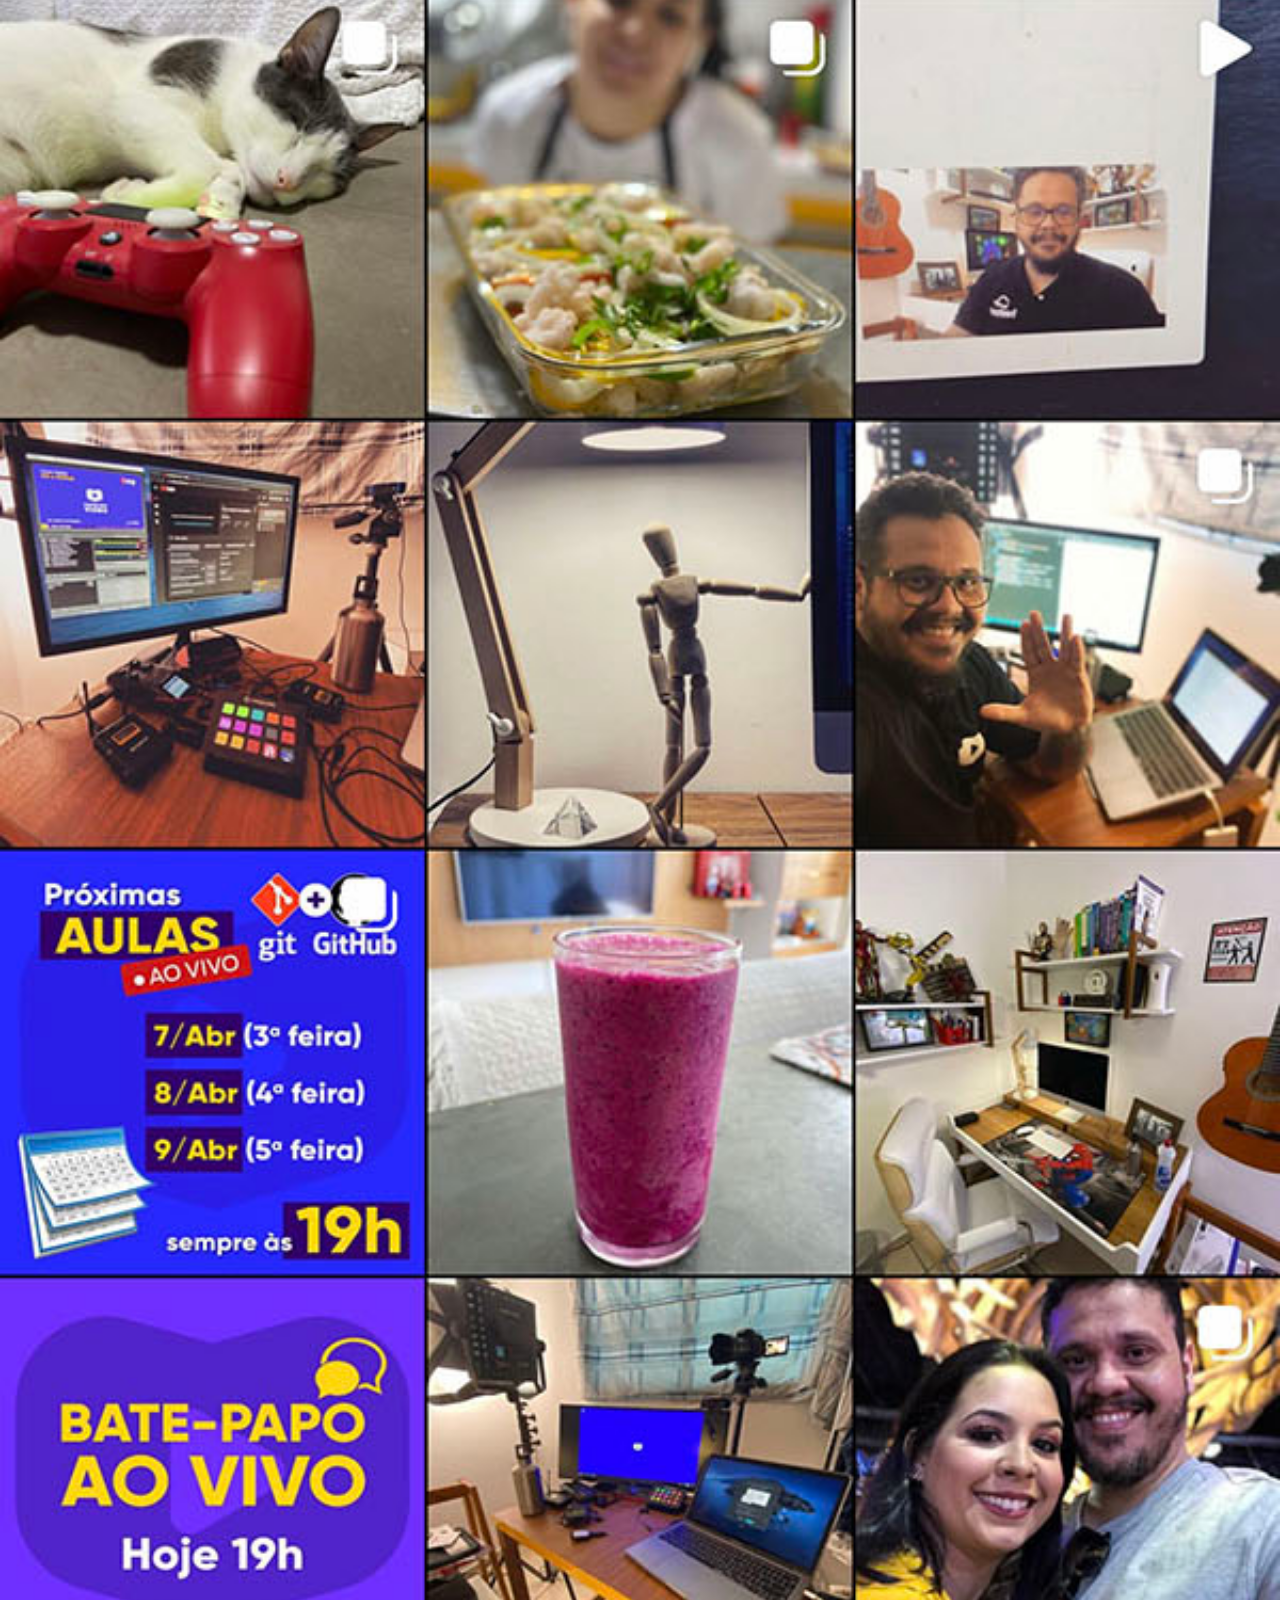
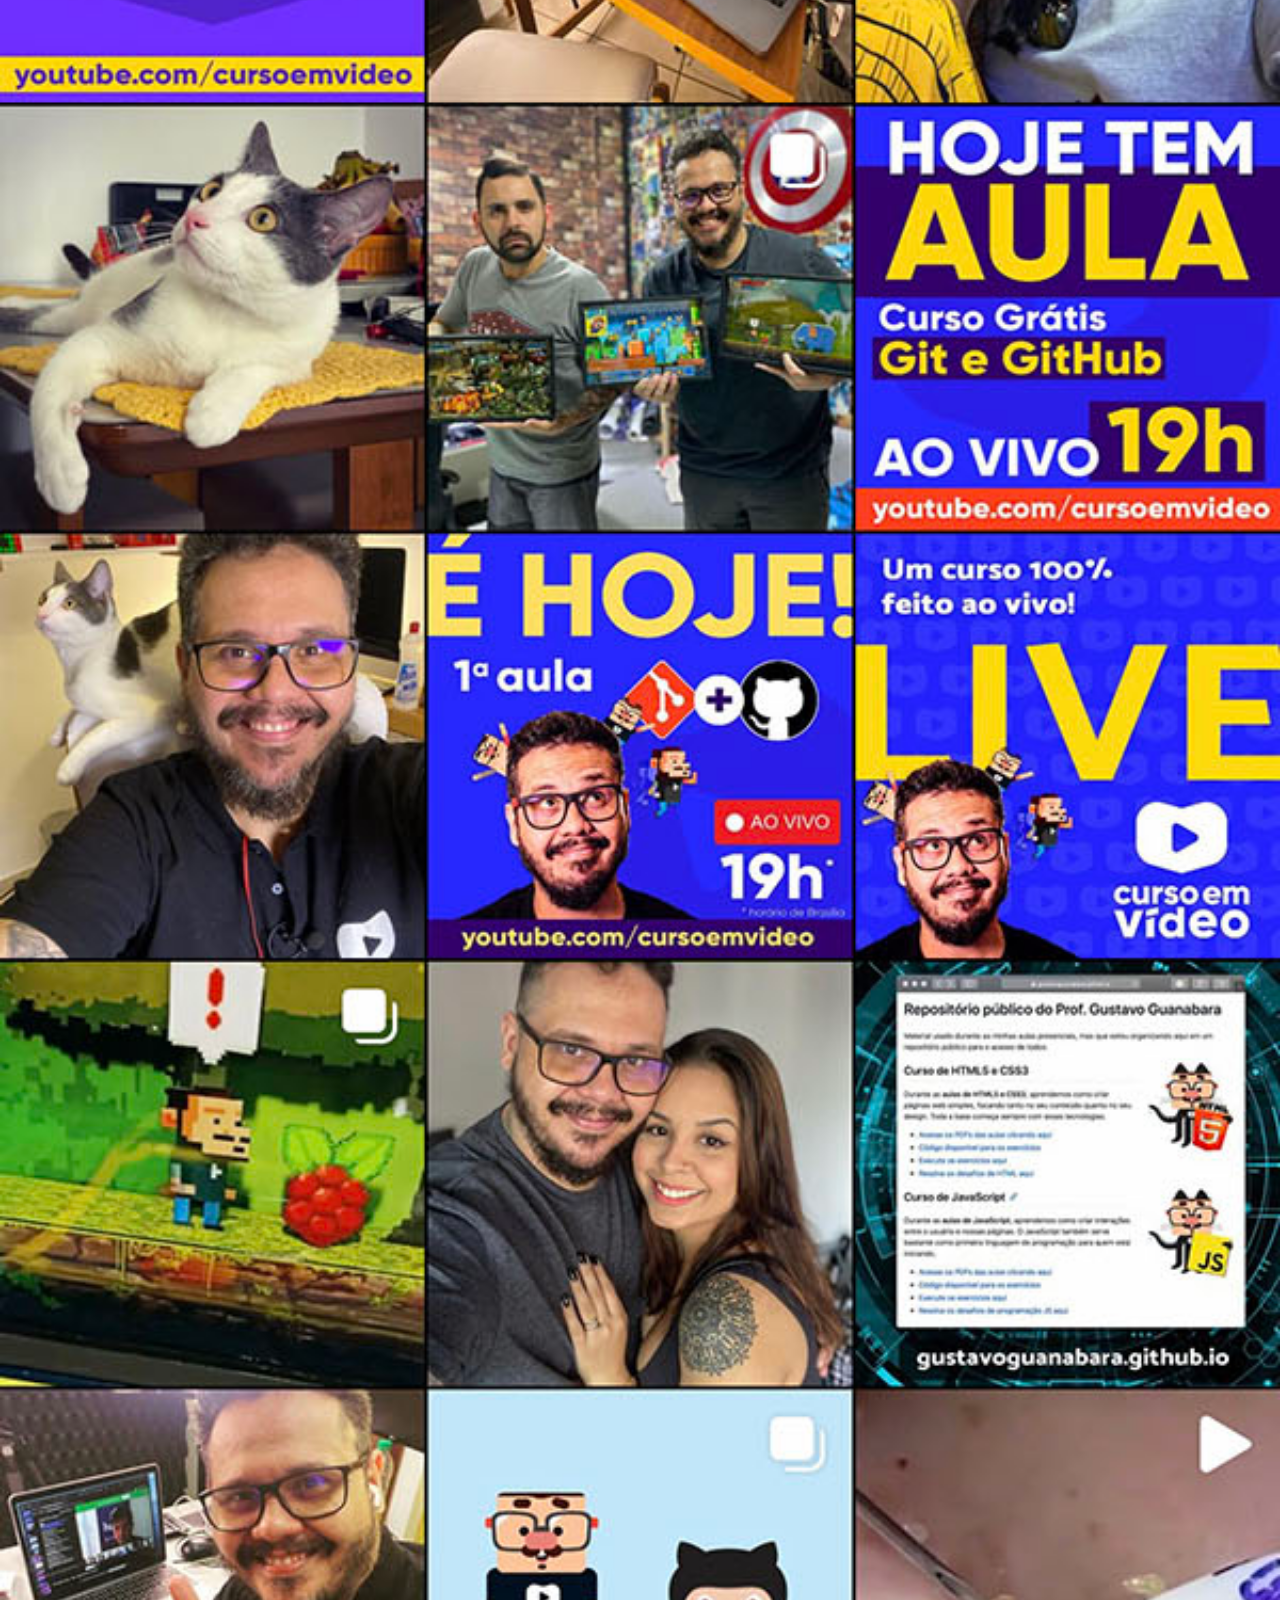
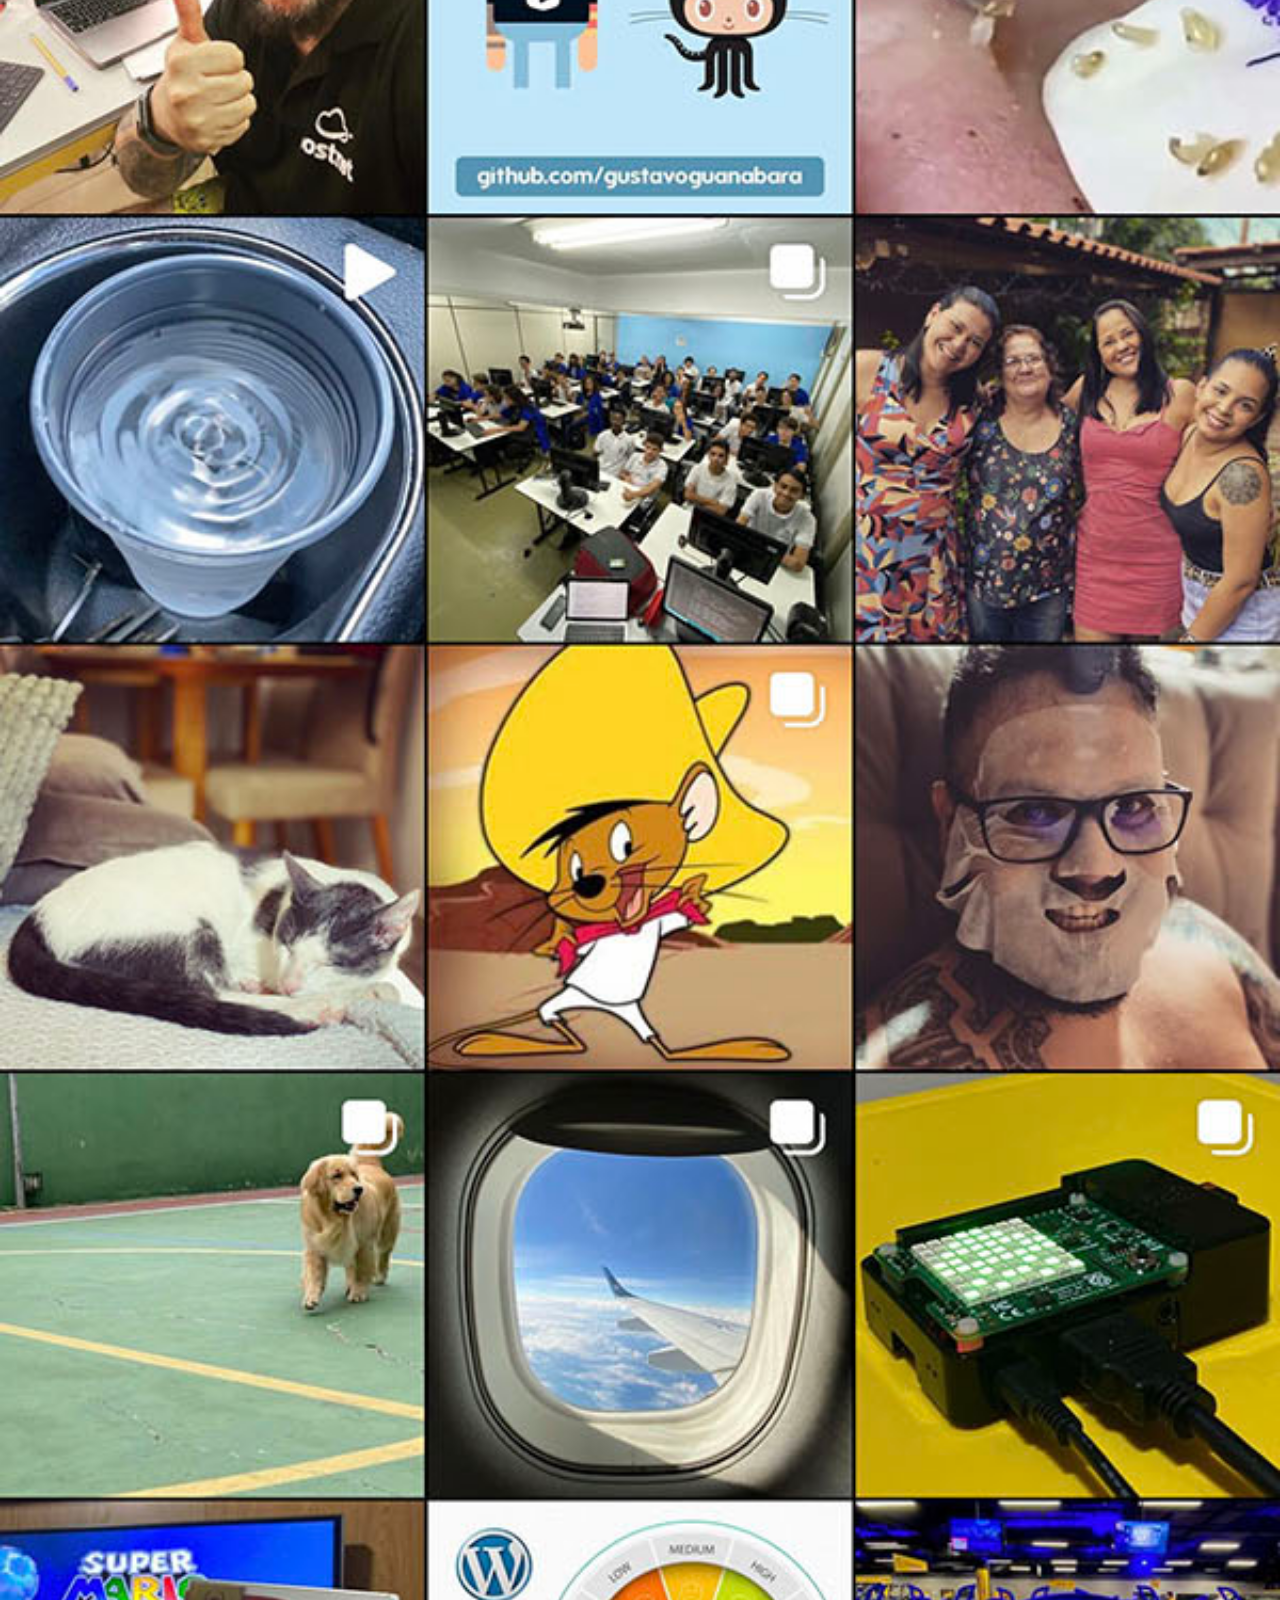
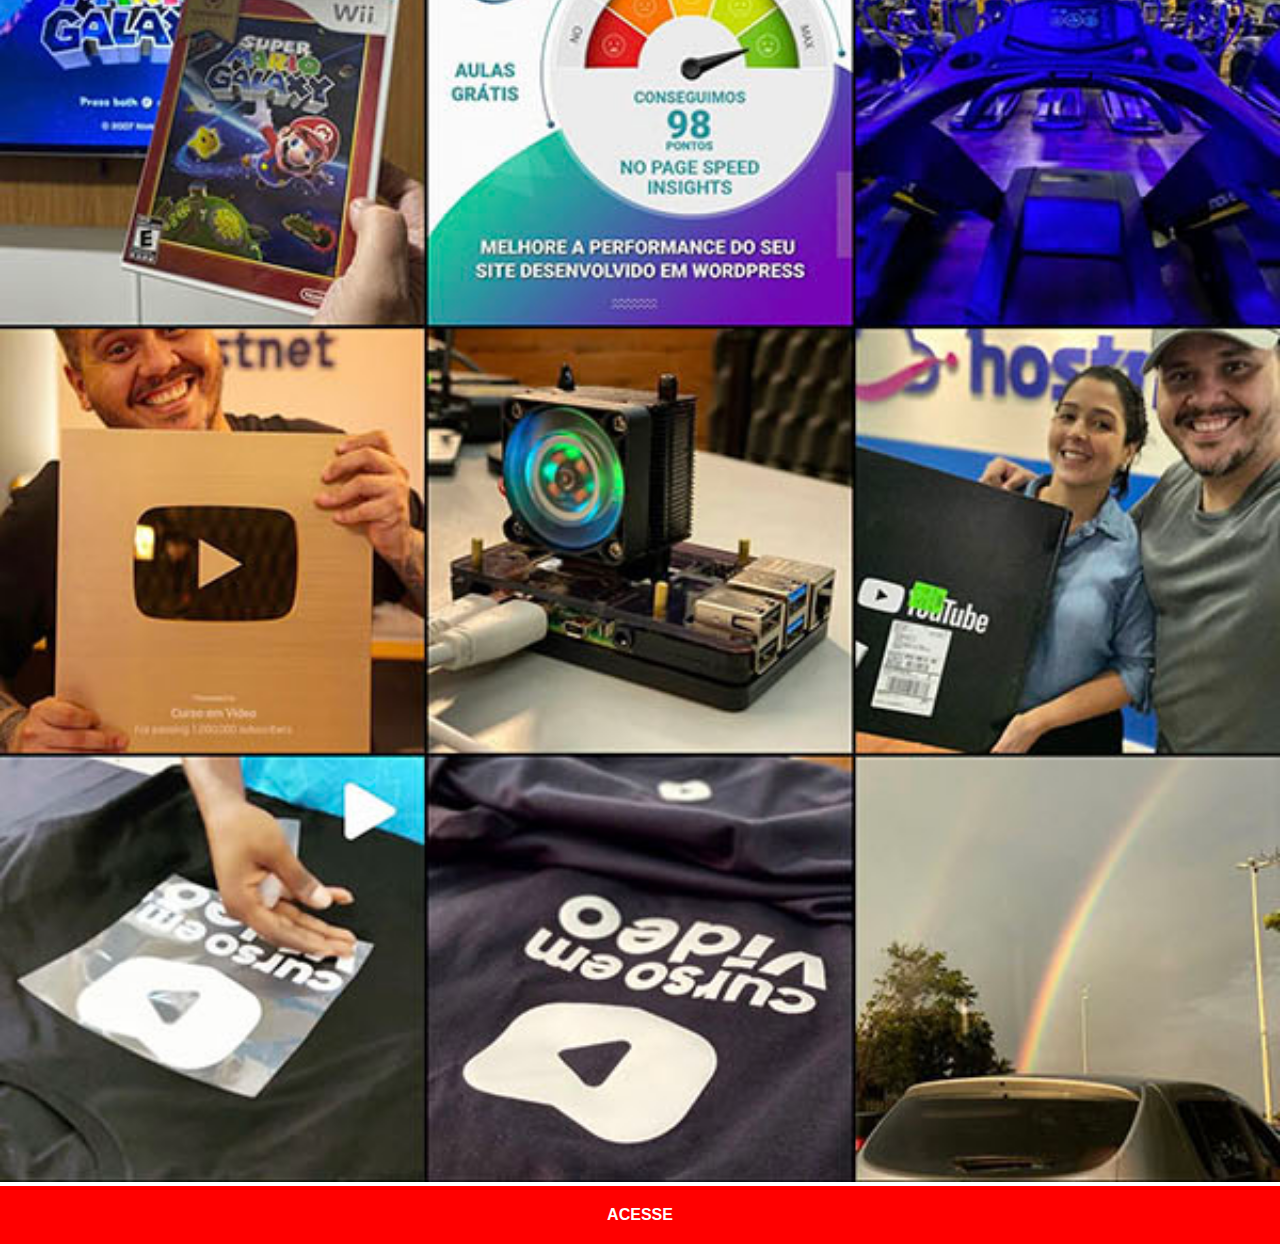
<file: instagram.html>
<!DOCTYPE html>
<html lang="pt-br">
<head>
    <meta charset="UTF-8">
    <meta http-equiv="X-UA-Compatible" content="IE=edge">
    <meta name="viewport" content="width=device-width, initial-scale=1.0">
    <title>Instagram</title>
    <link rel="stylesheet" href="estilos/social.css">
</head>
<body>
    <img src="imagens/tela-instagram.jpg" alt="Instagram">
    <a href="https://www.instagram.com/_nicolas001/?hl=pt-br" target="_blank">ACESSE</a>
</body>
</html>
</file>
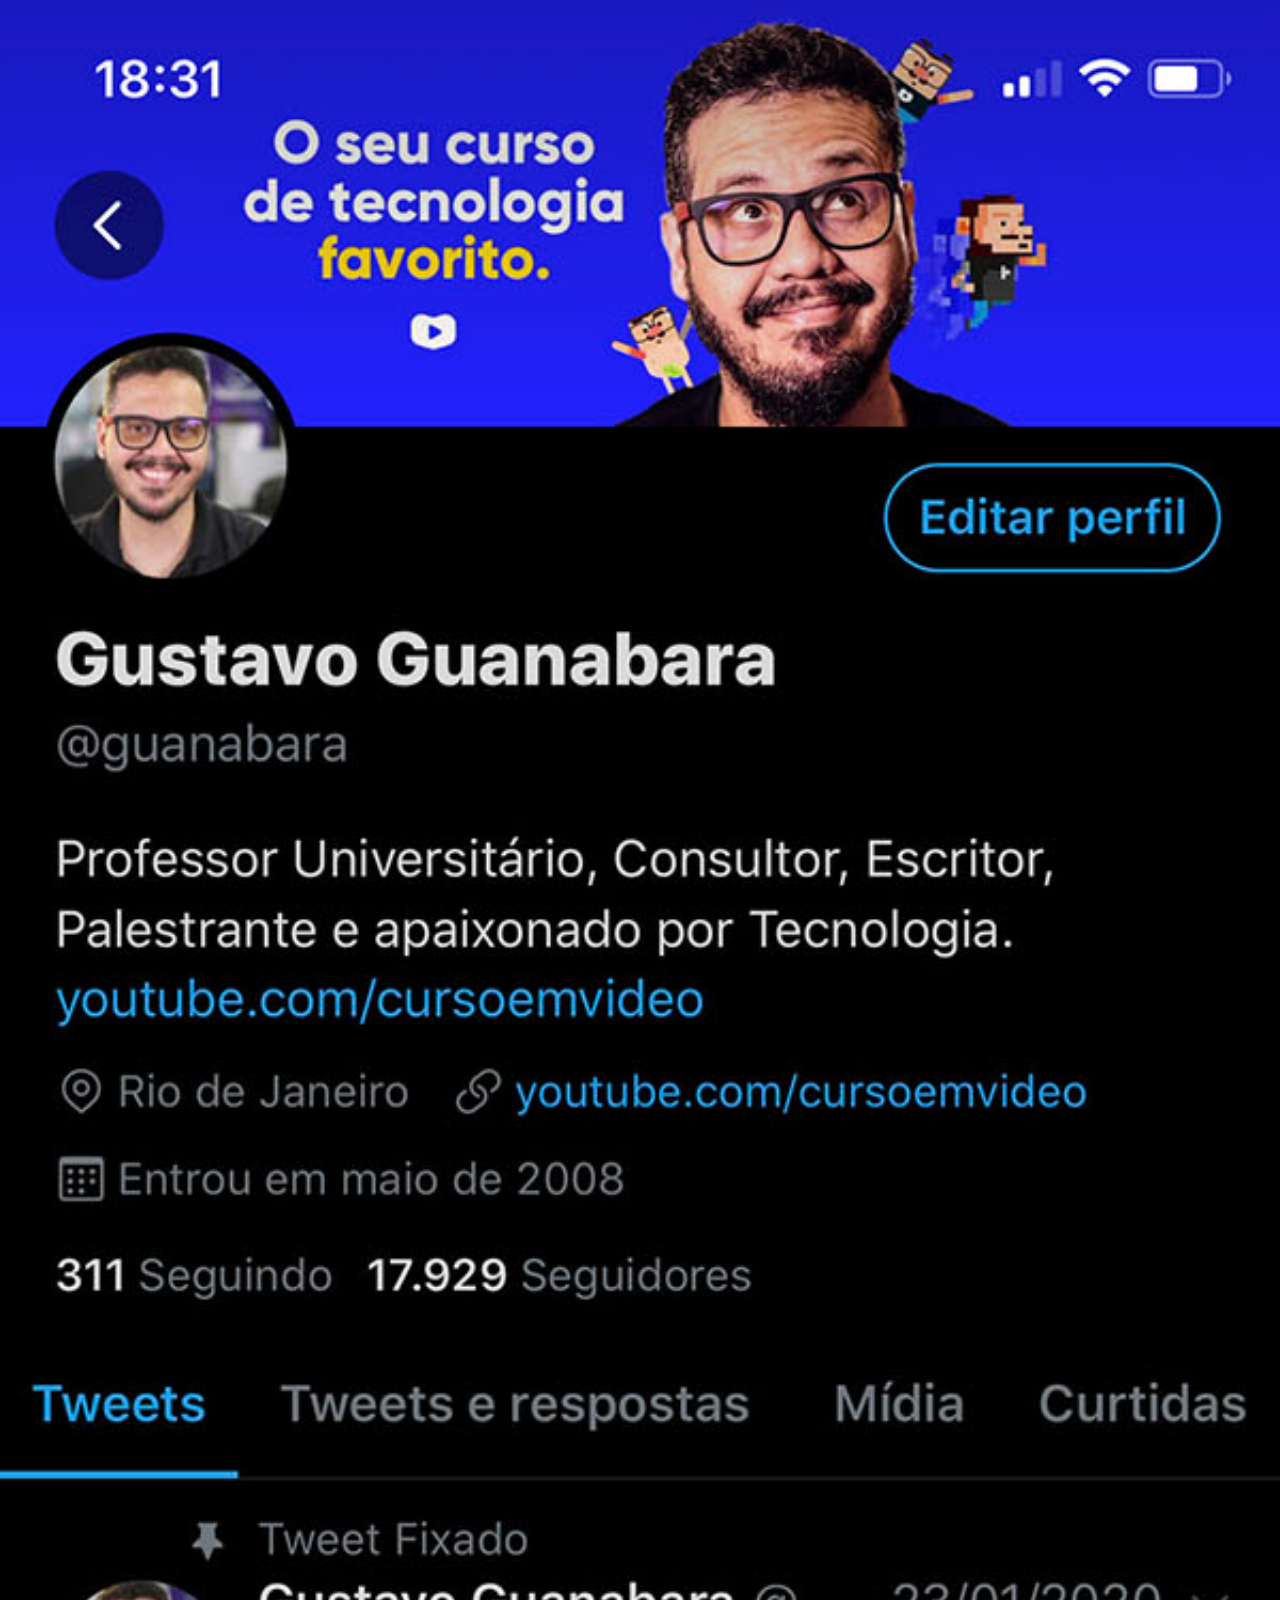
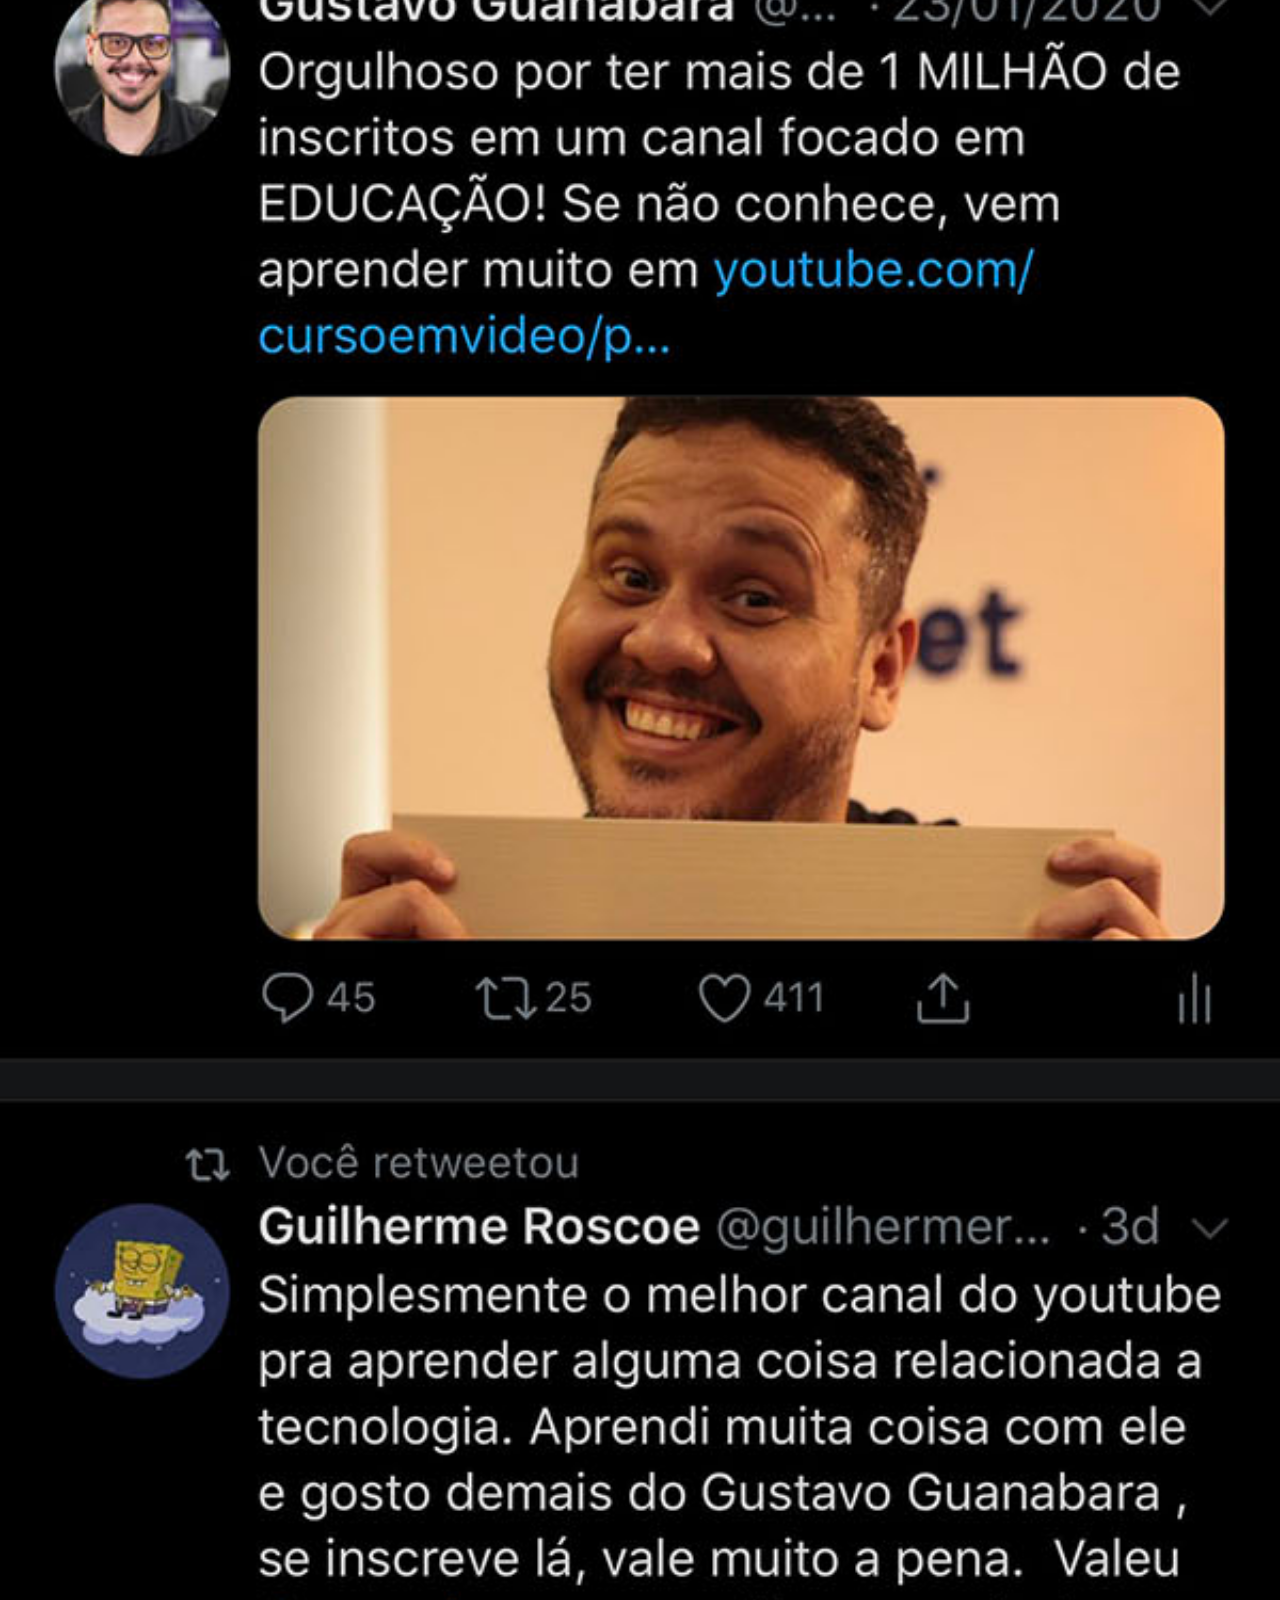
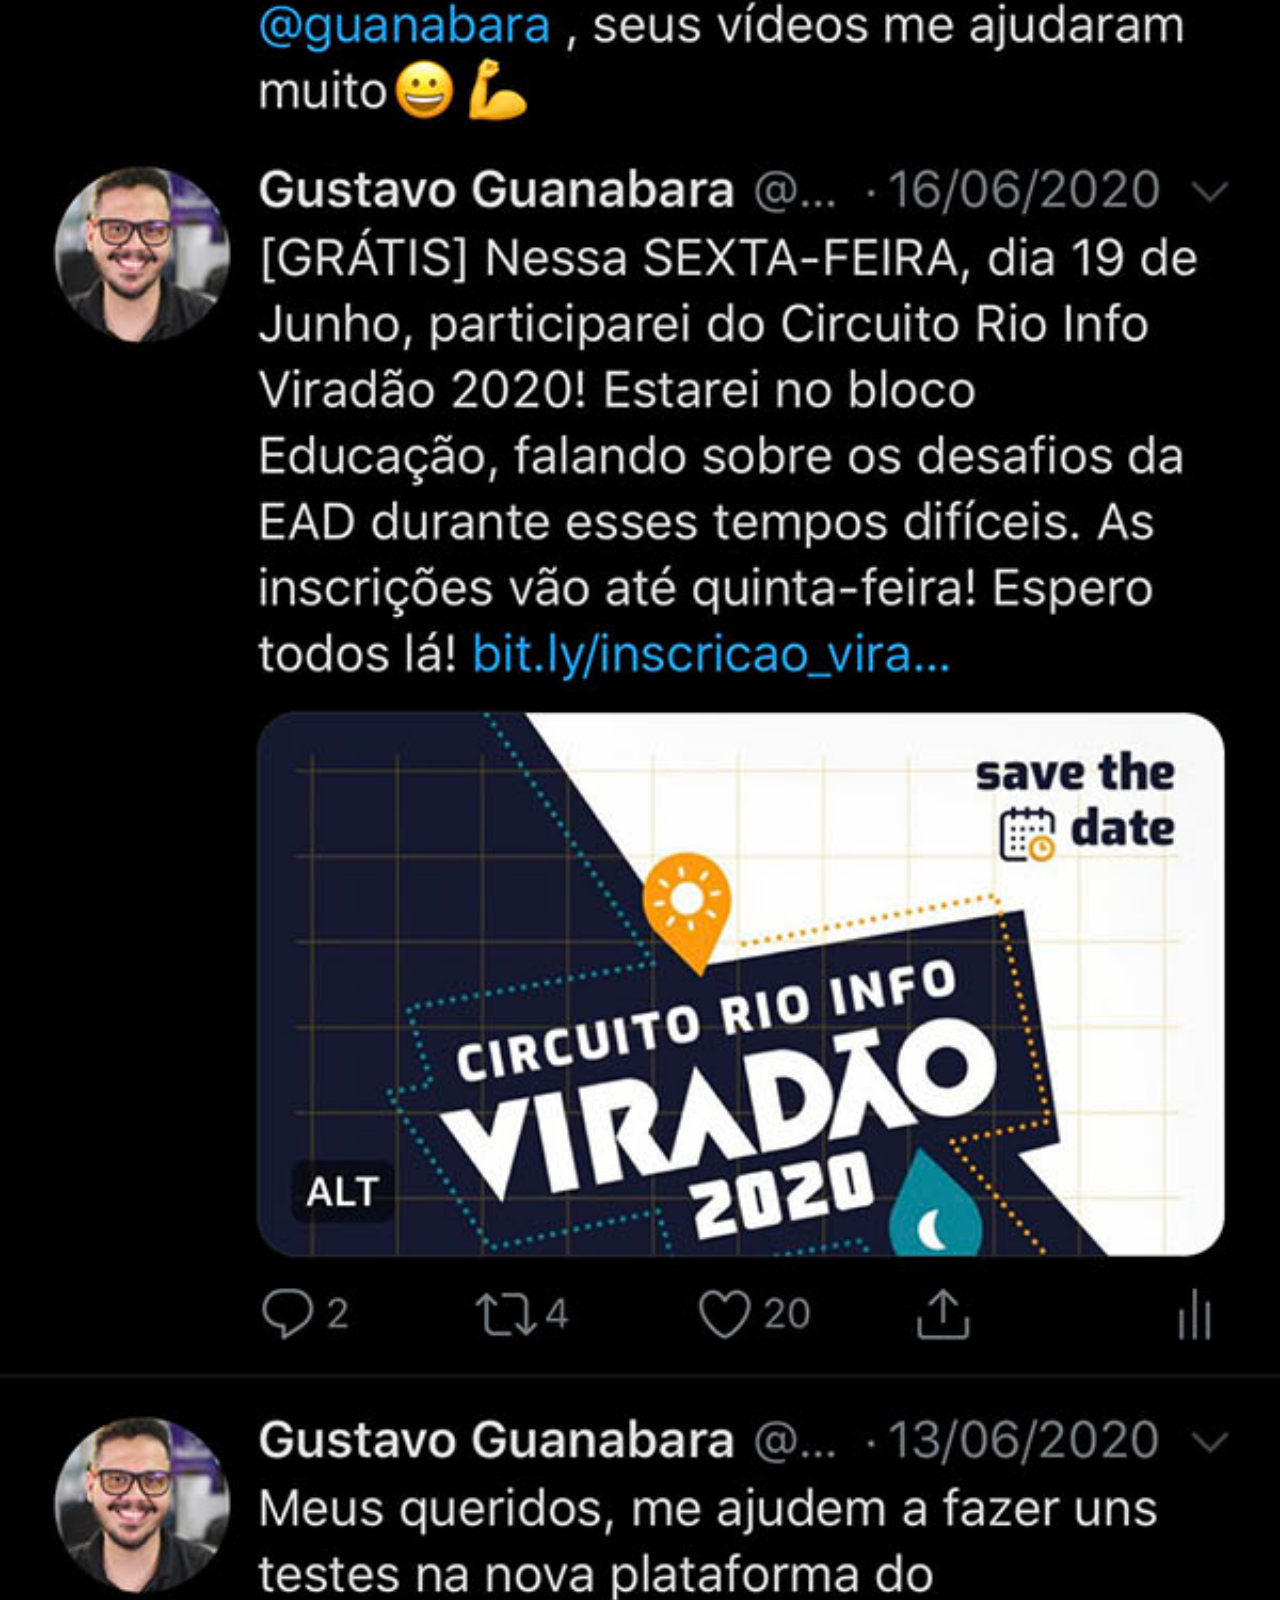
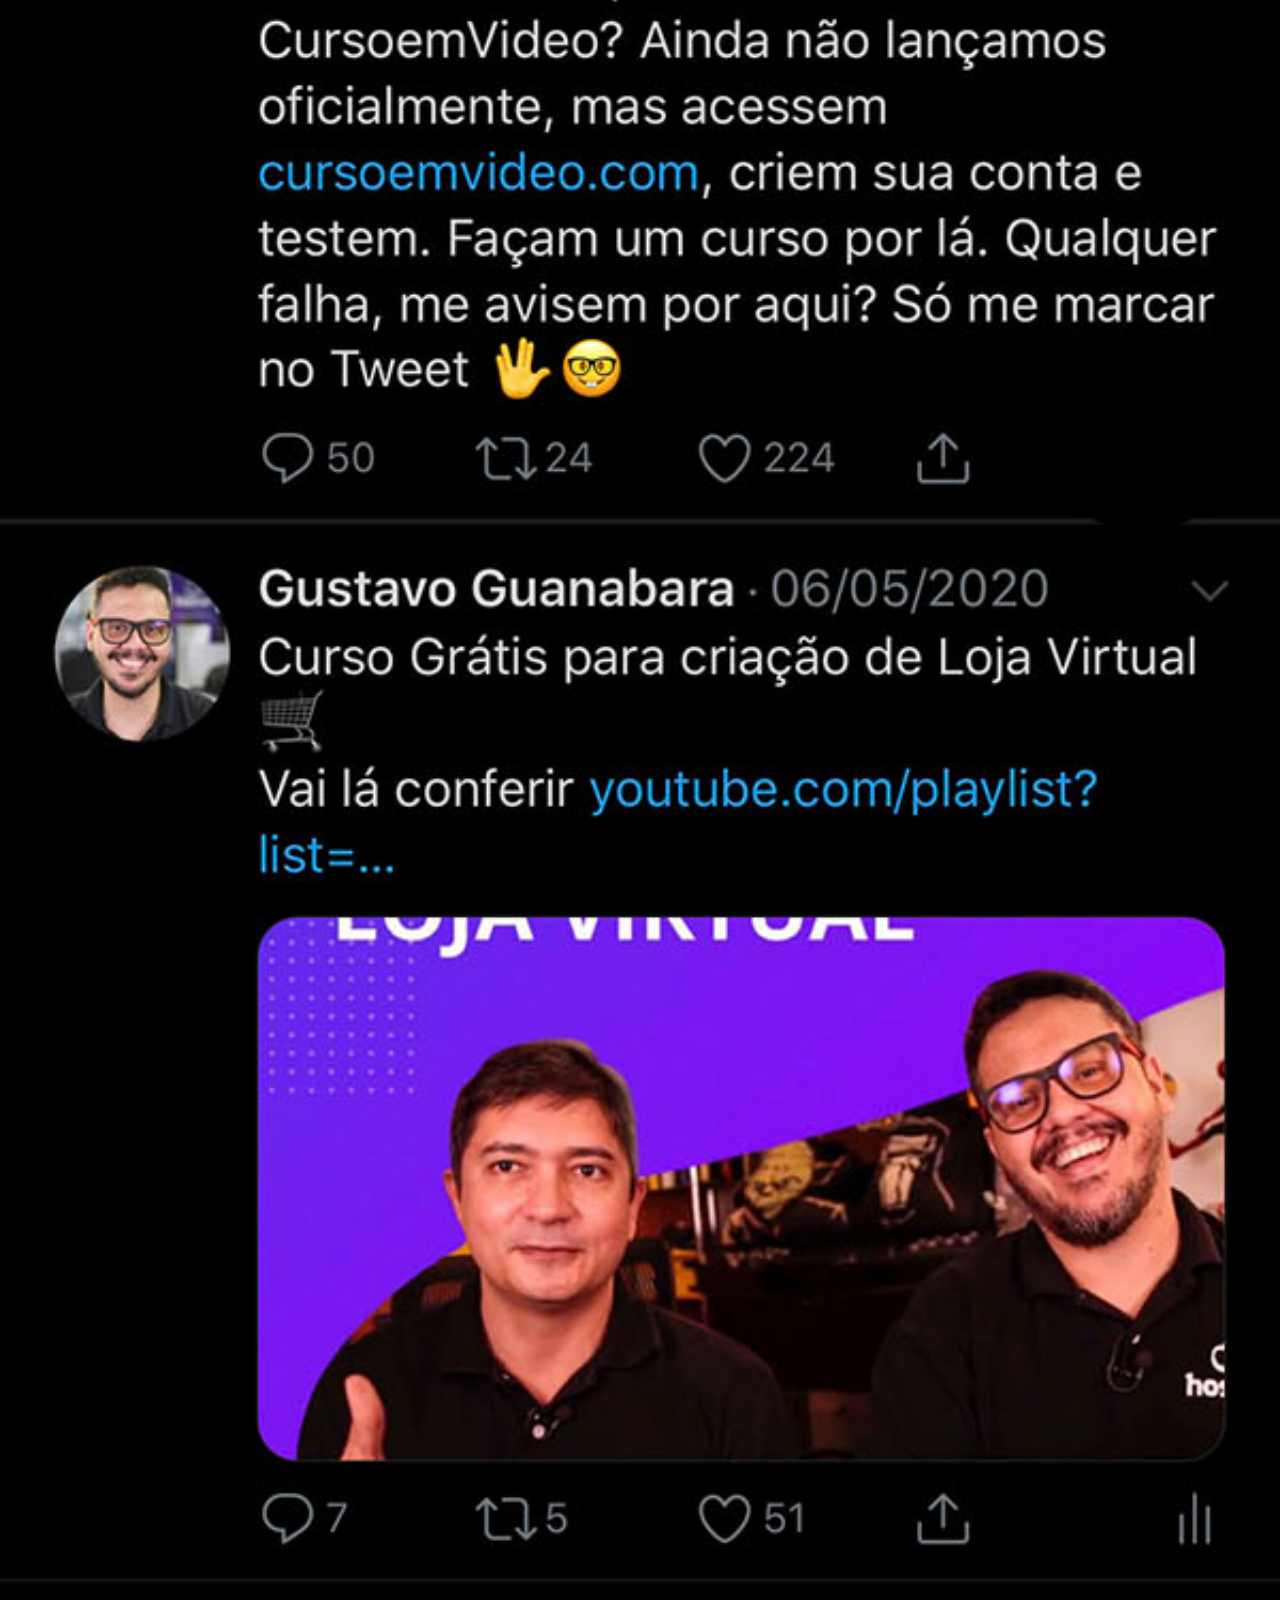
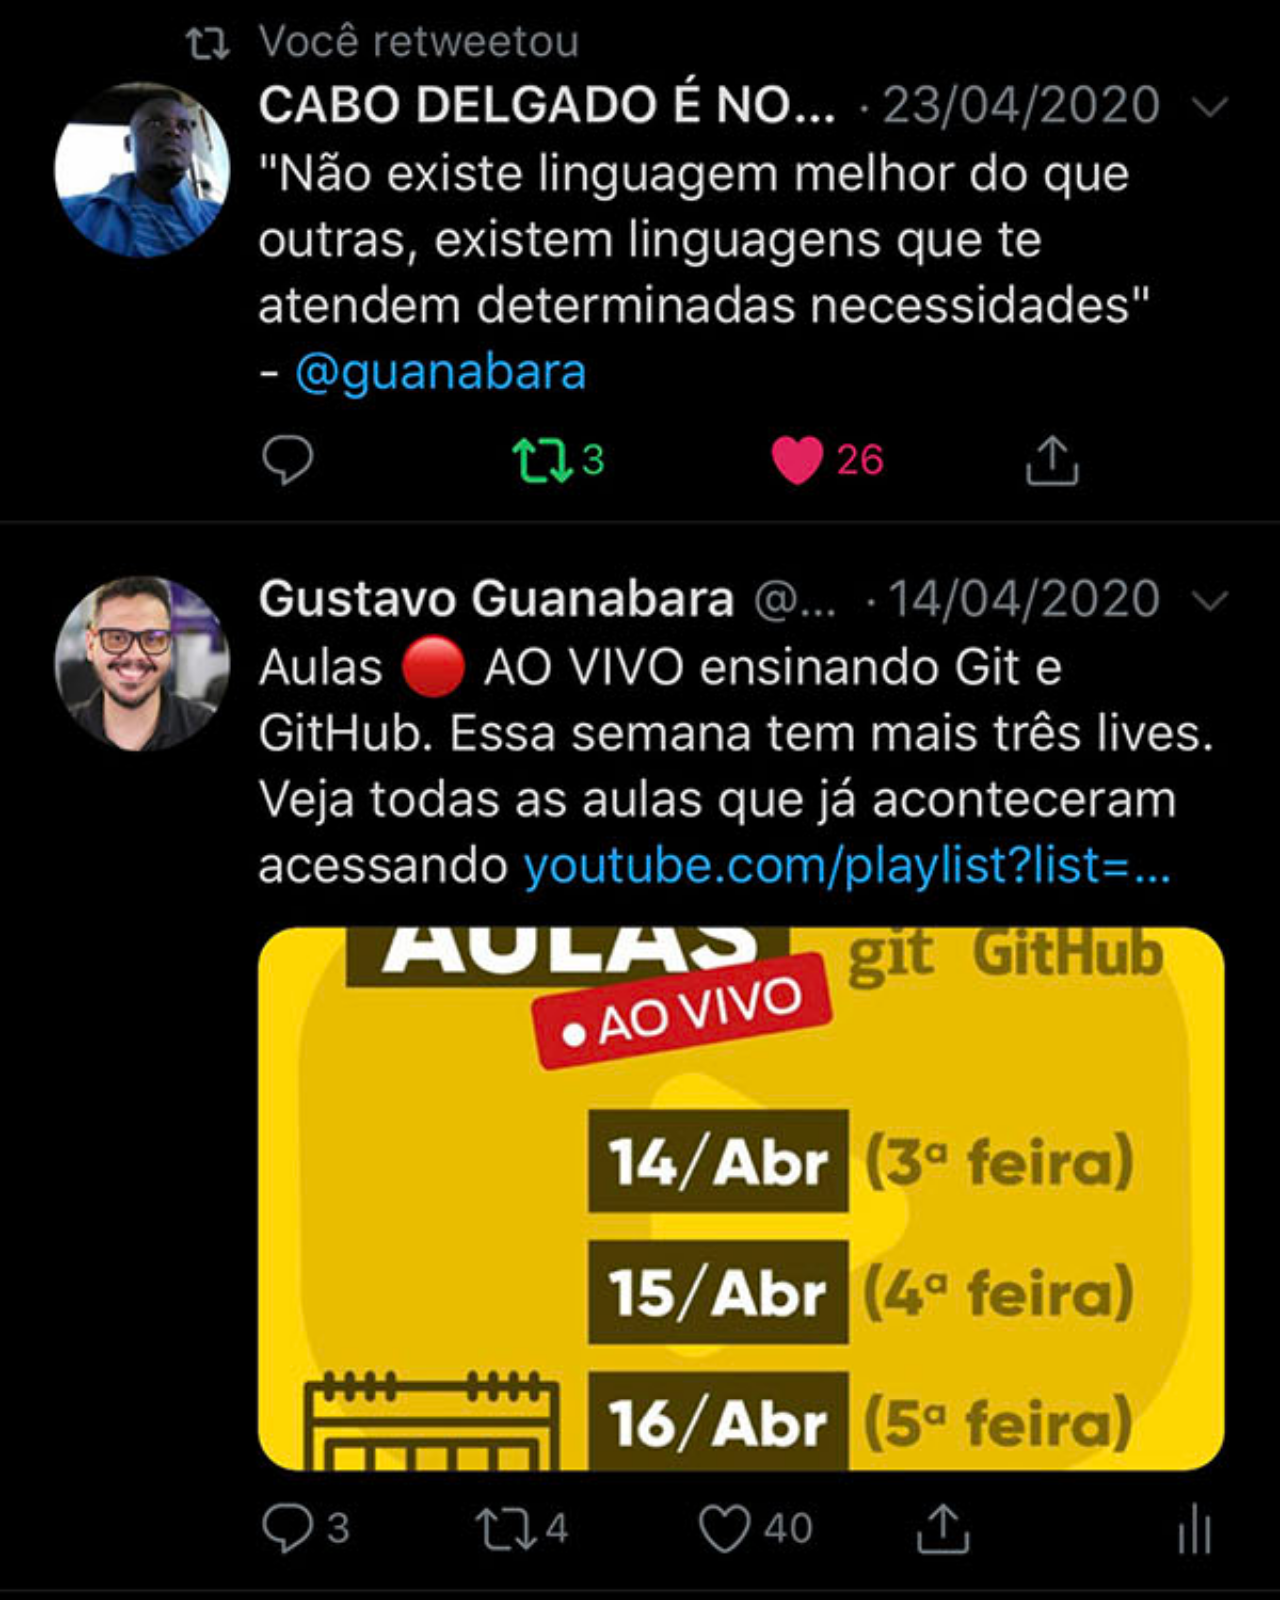
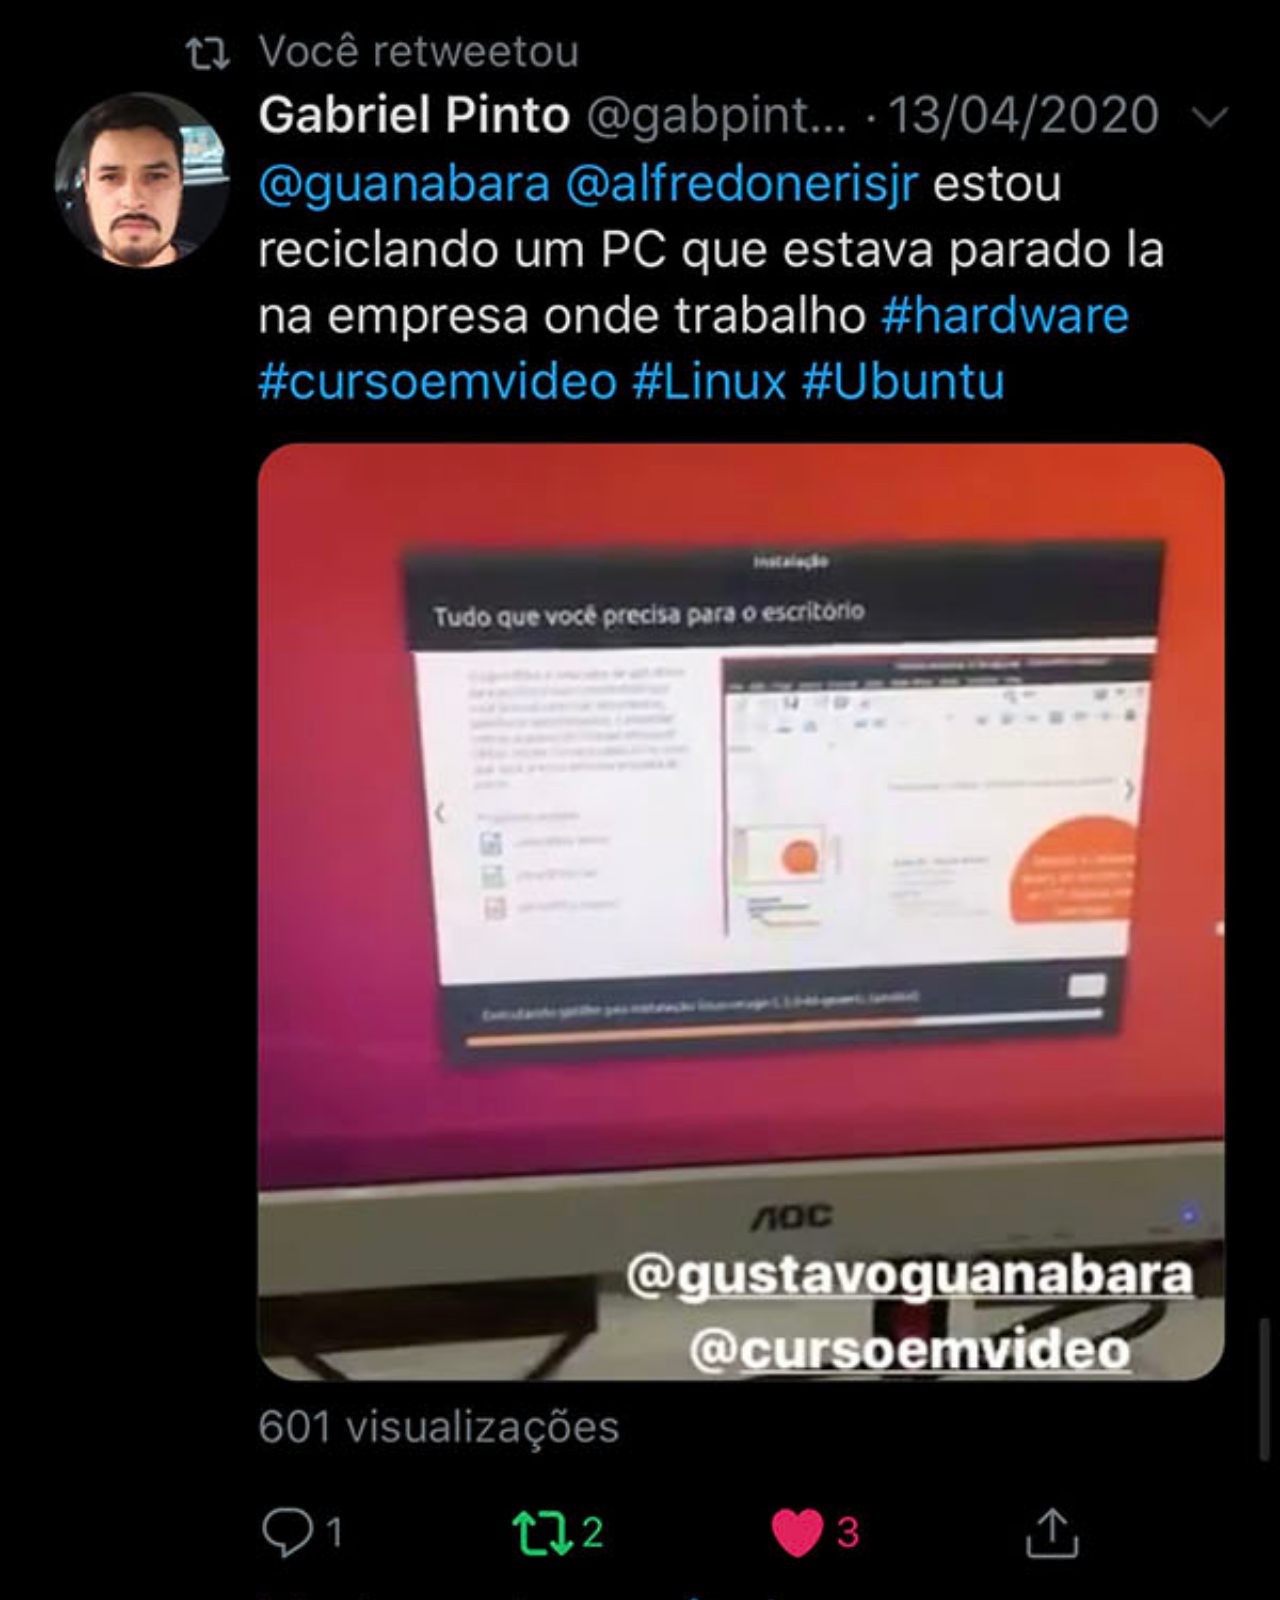
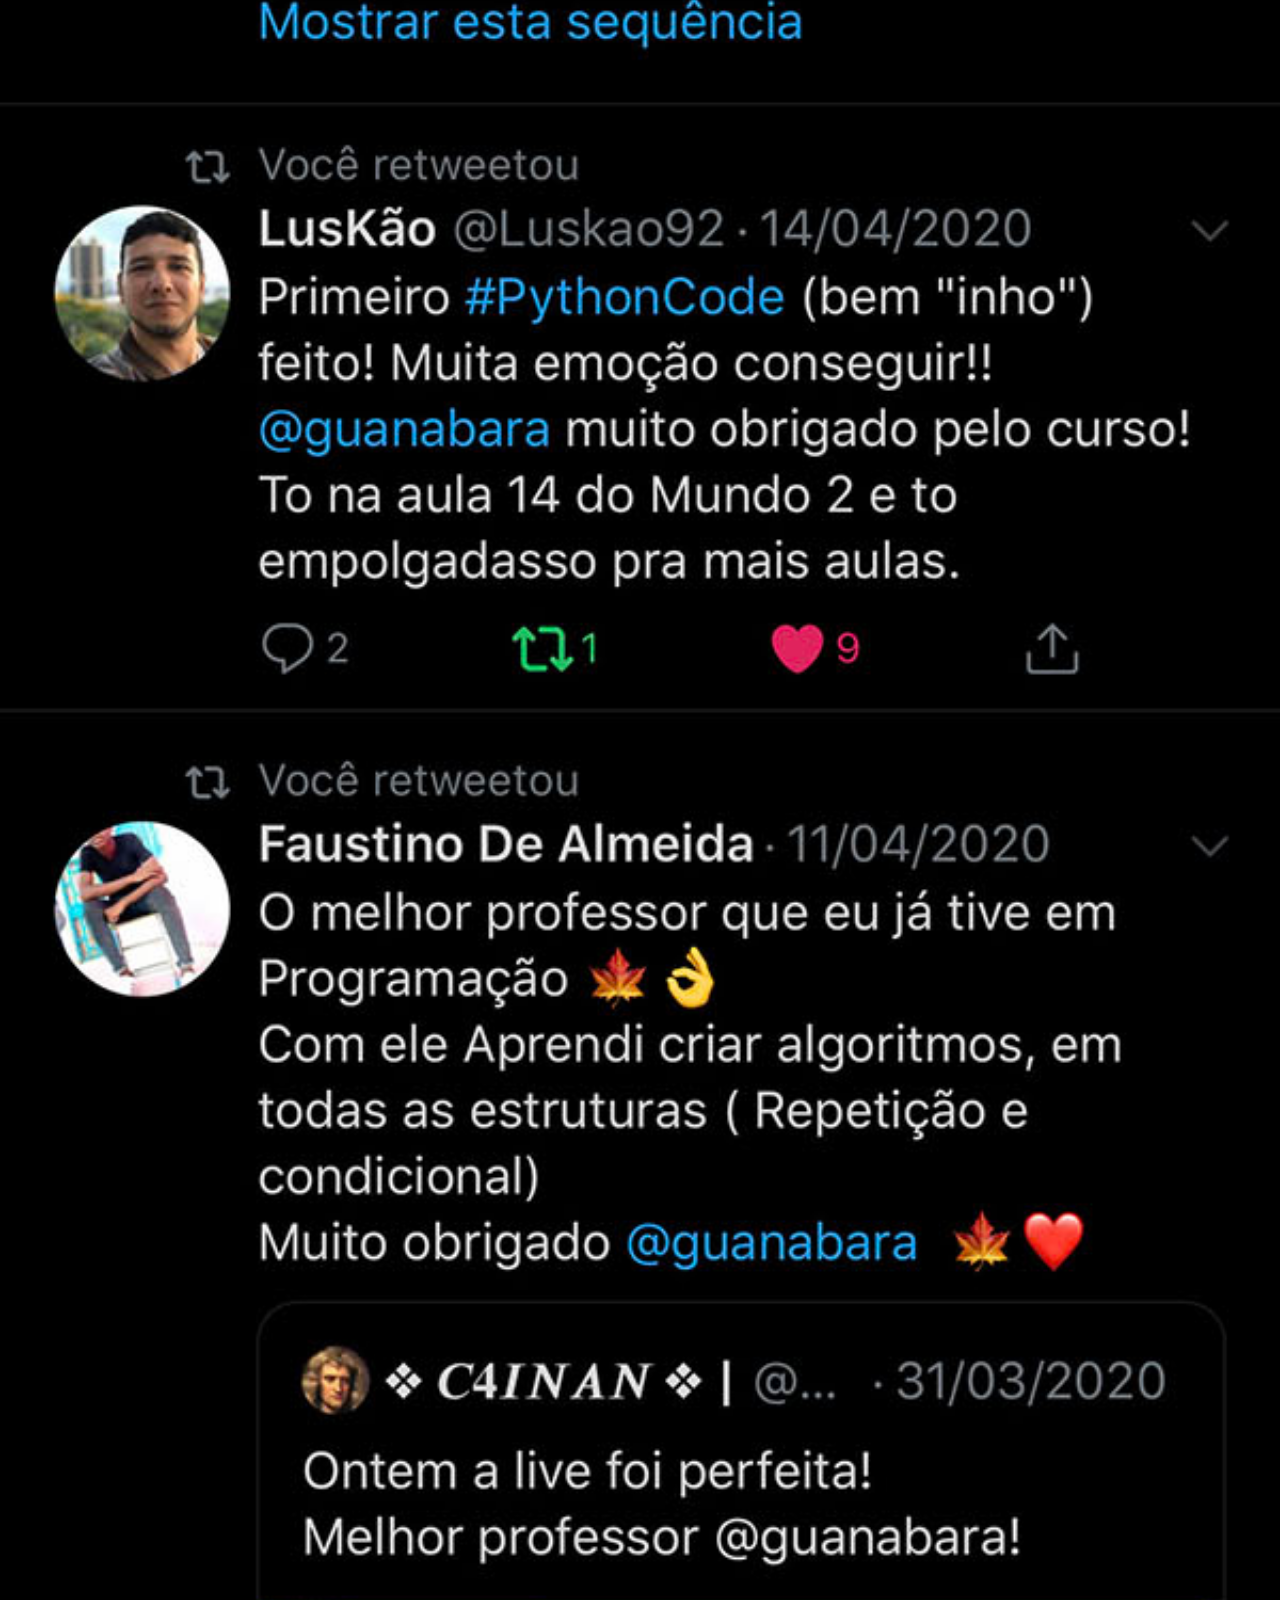
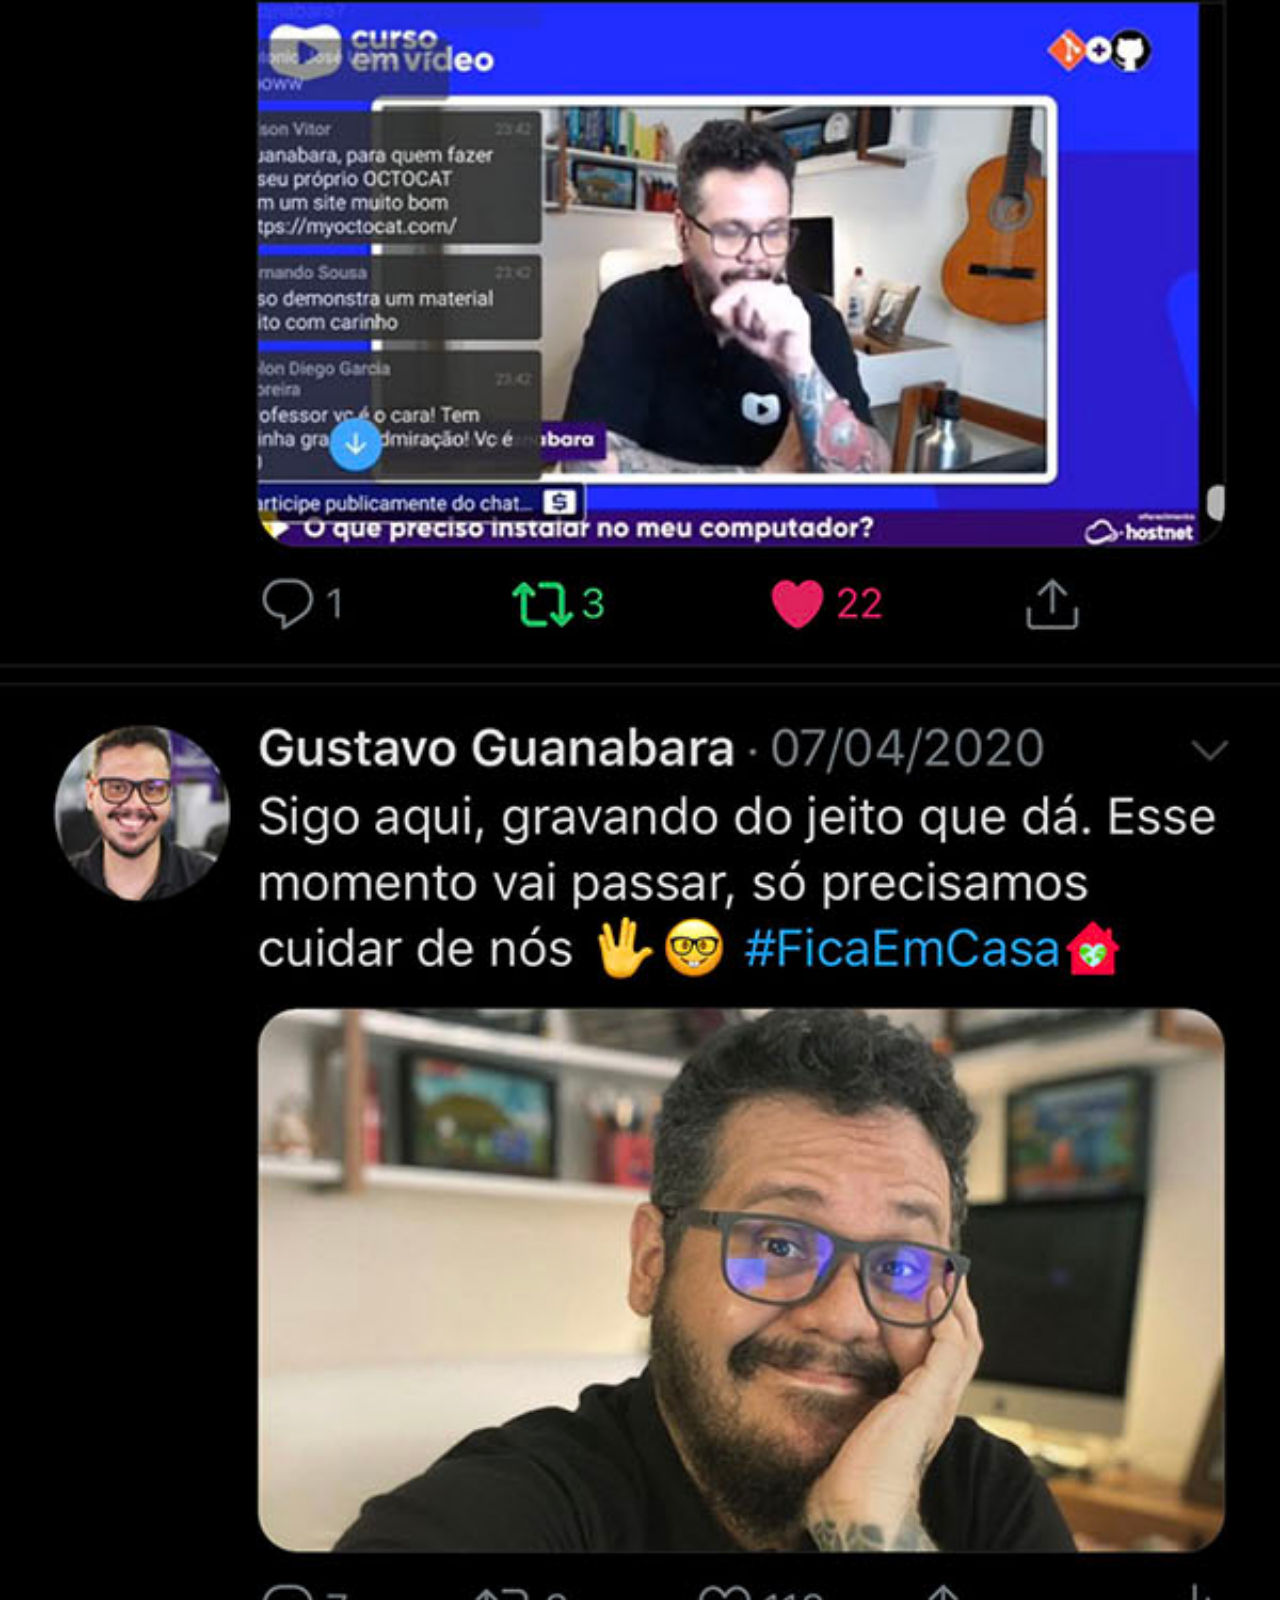
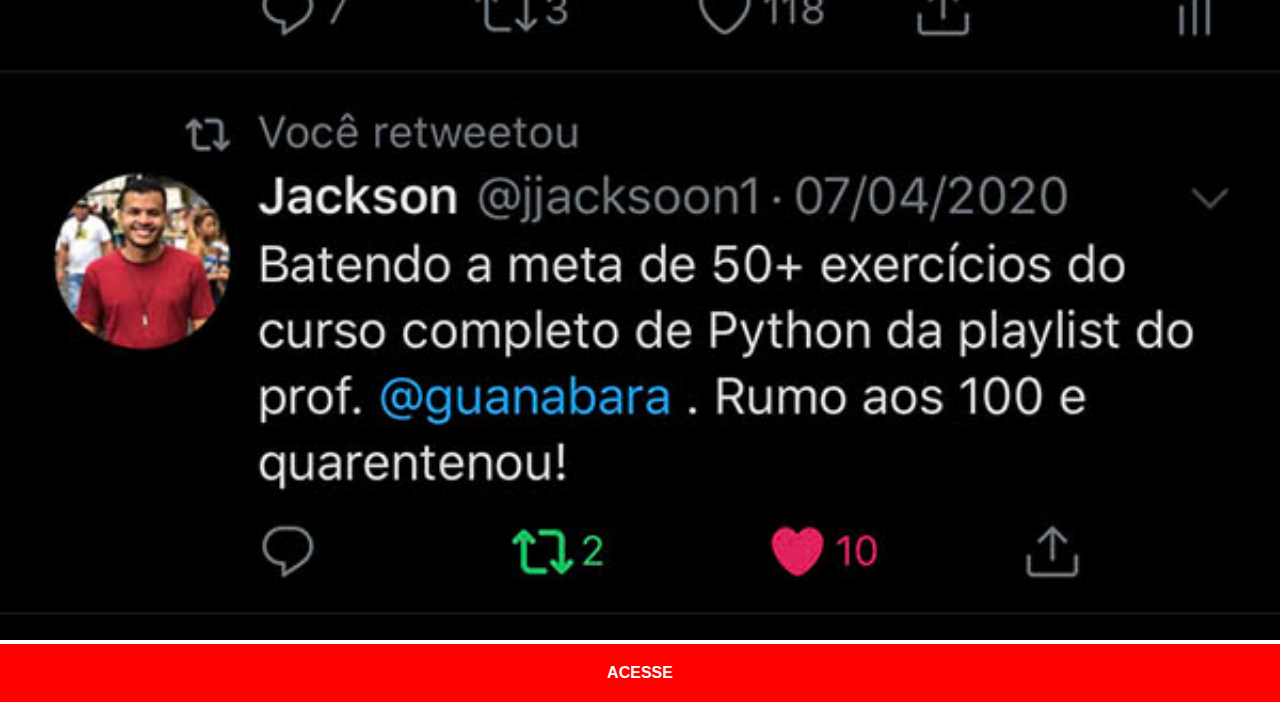
<file: twitter.html>
<!DOCTYPE html>
<html lang="pt-br">
<head>
    <meta charset="UTF-8">
    <meta http-equiv="X-UA-Compatible" content="IE=edge">
    <meta name="viewport" content="width=device-width, initial-scale=1.0">
    <title>Twitter</title>
    <link rel="stylesheet" href="estilos/social.css">
</head>
<body>
    <img src="imagens/tela-twitter.jpg" alt="Twitter">
    <a href="https://www.twitter.com/guanabara" target="_blank">ACESSE</a>
</body>
</html>
</file>
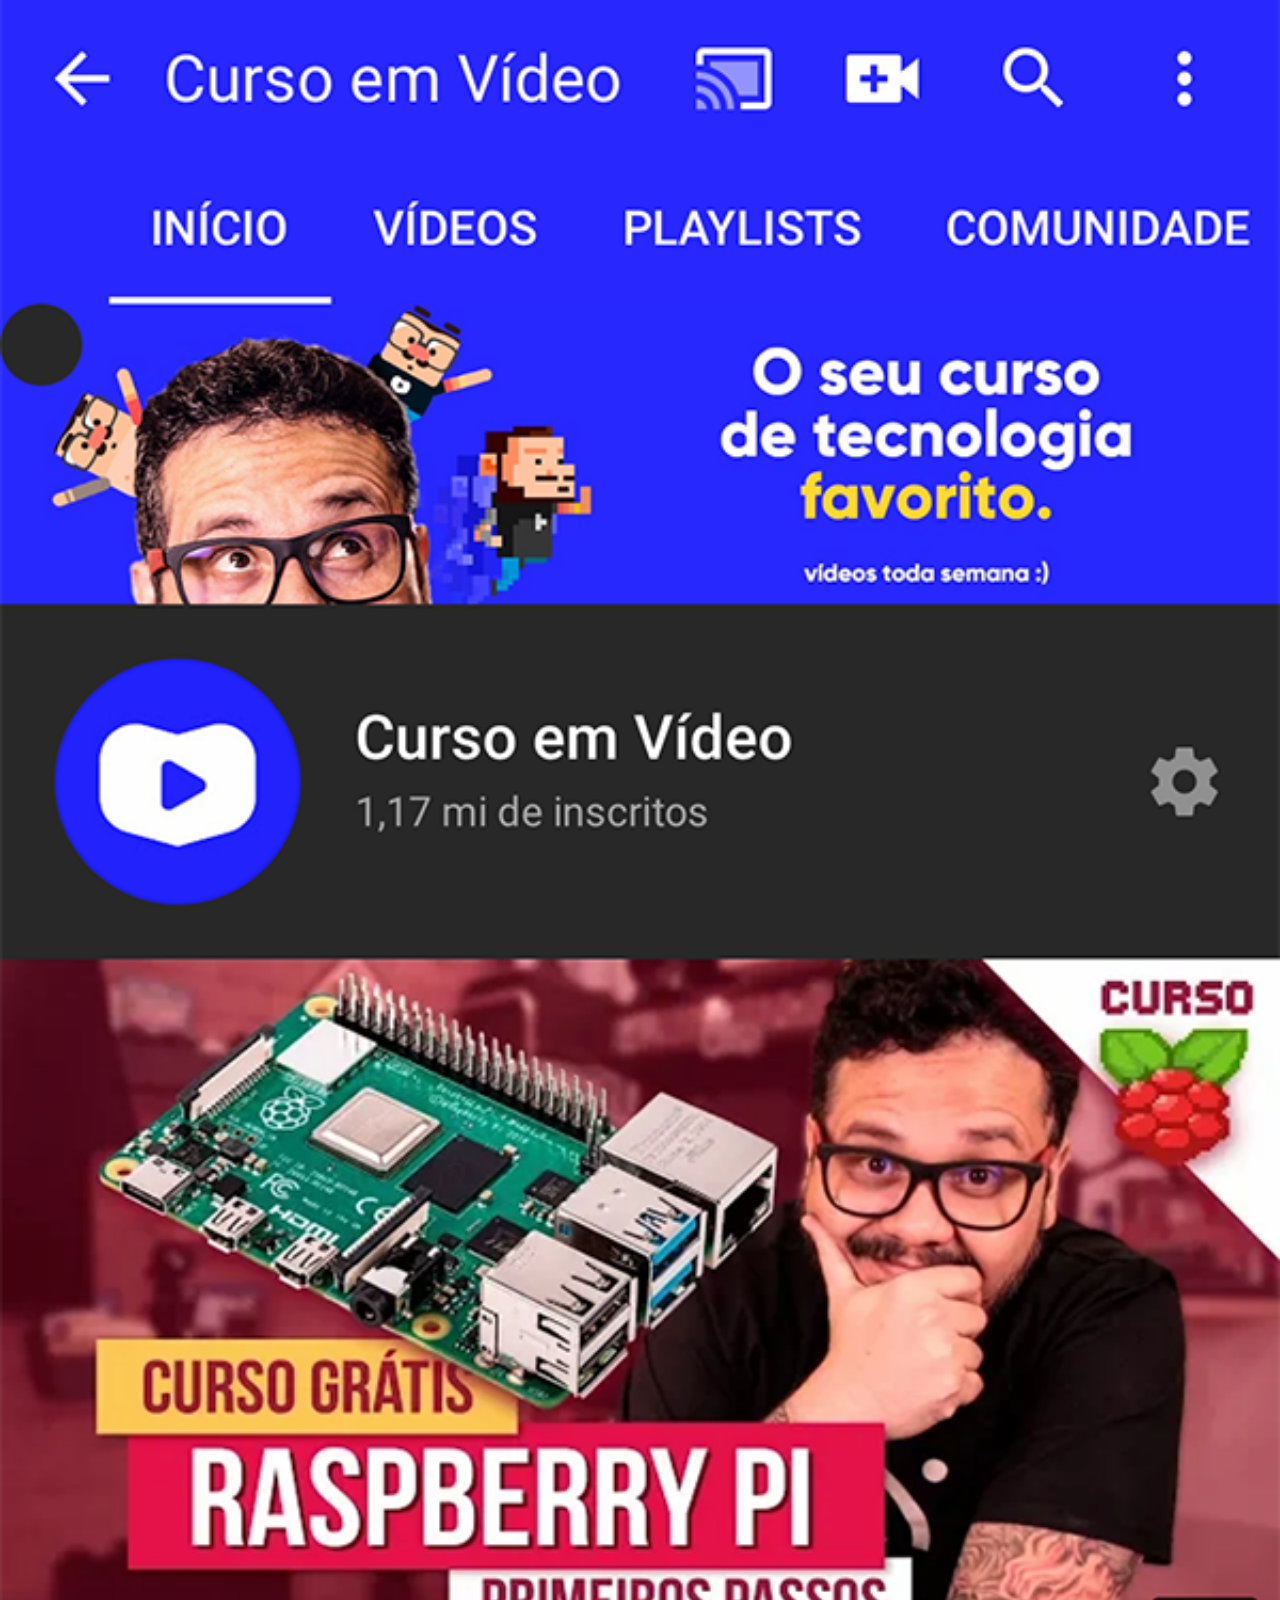
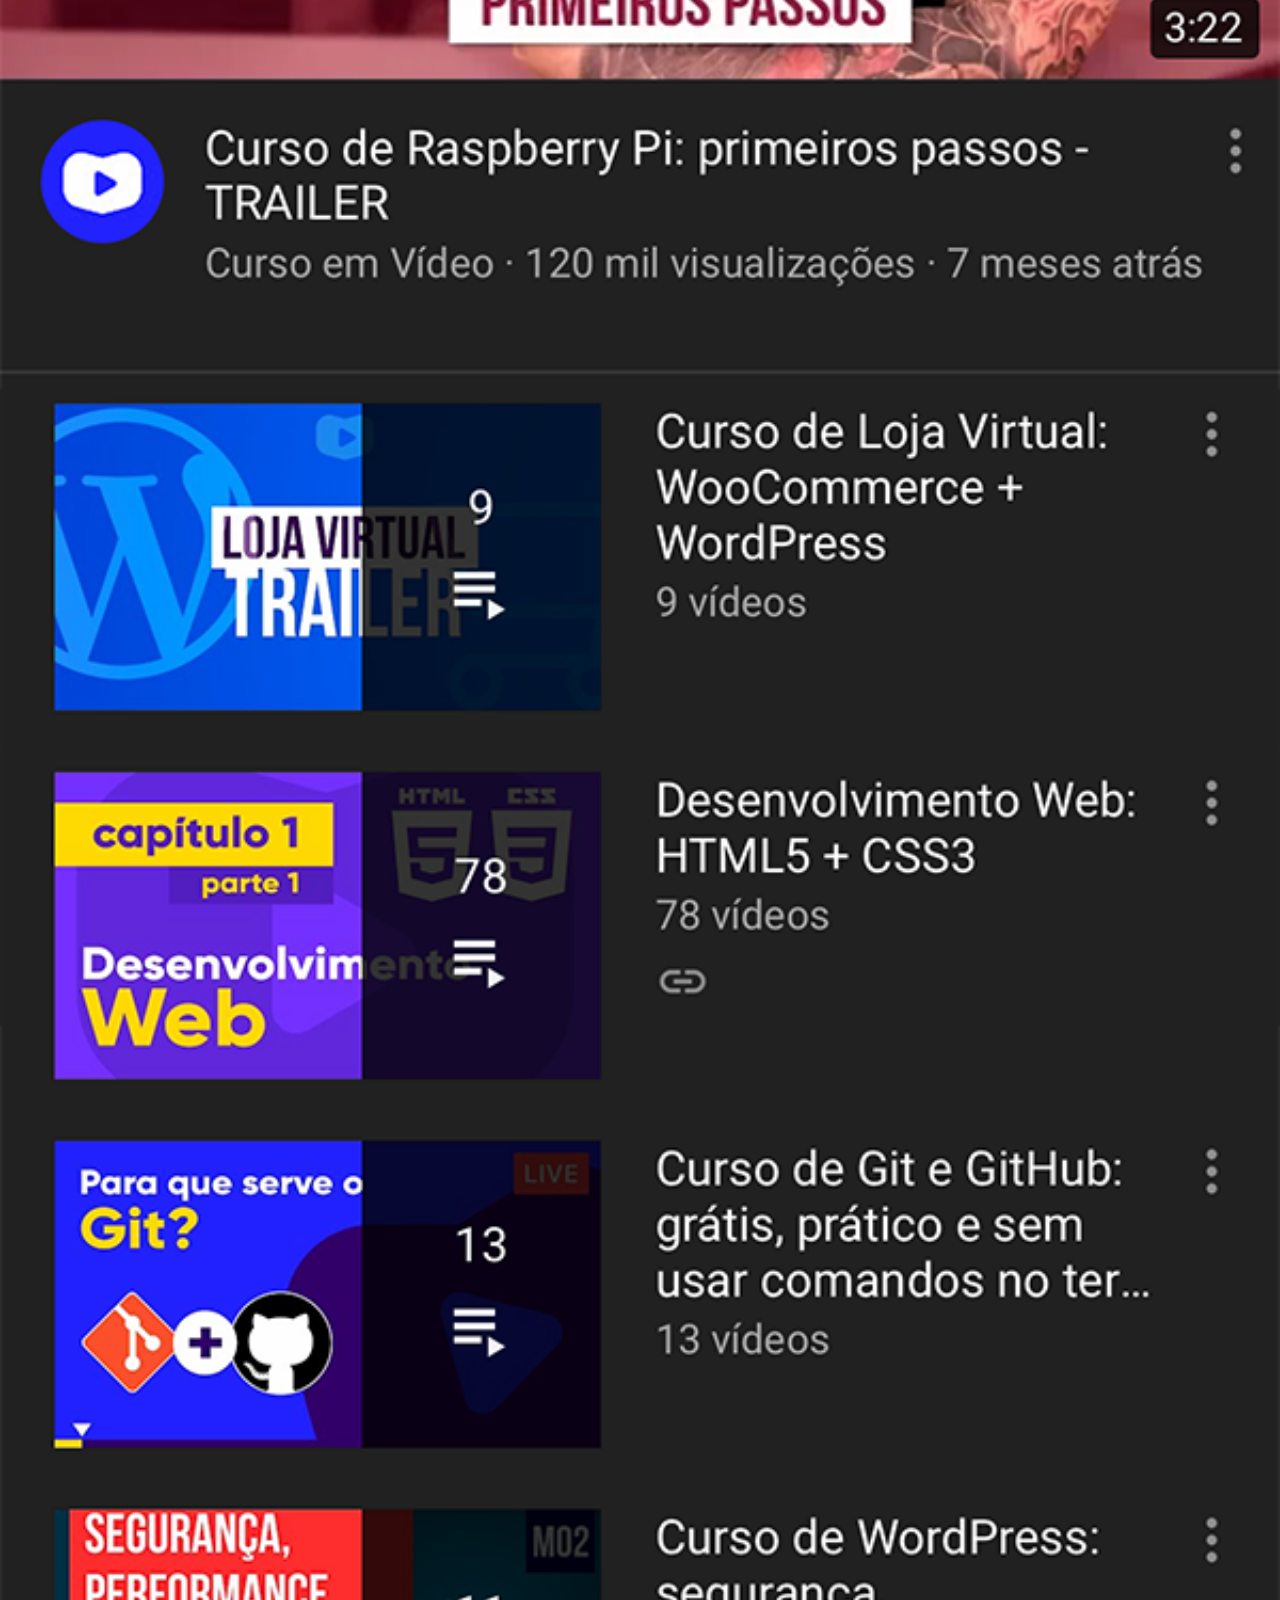
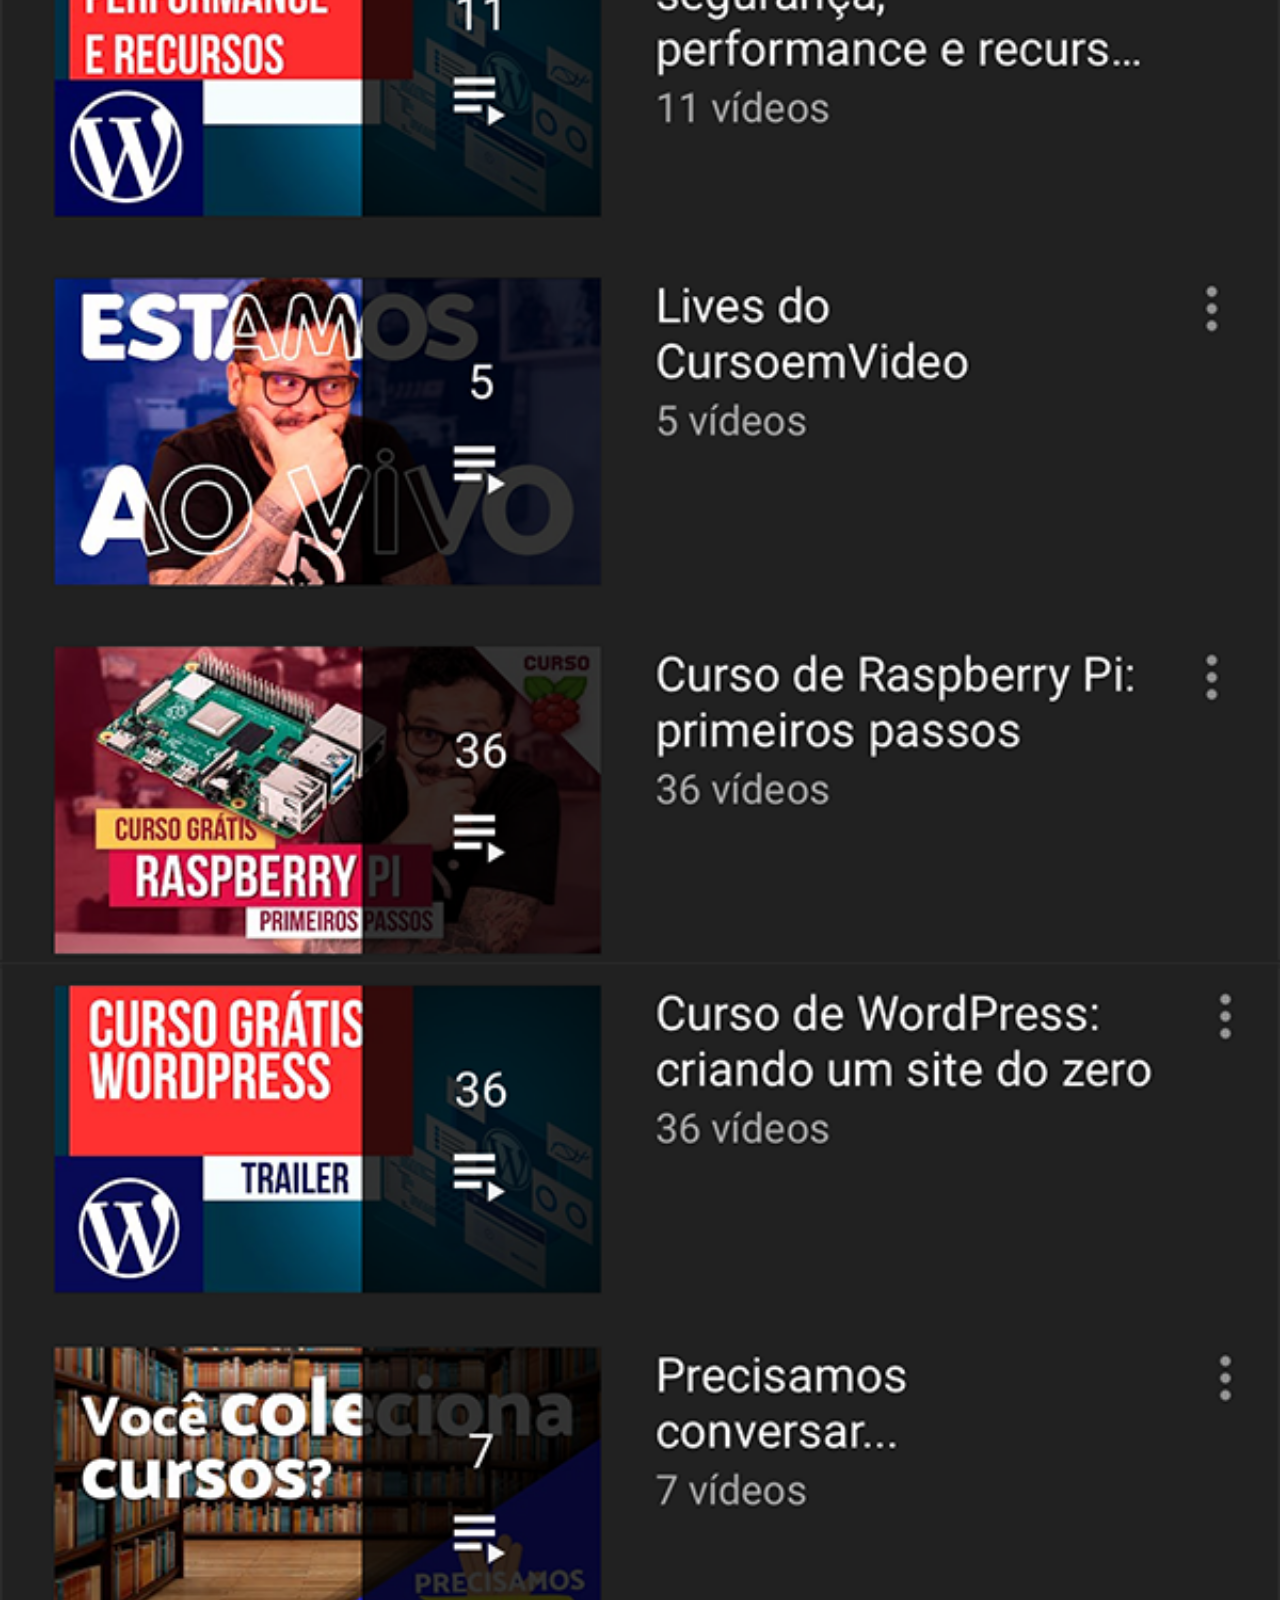
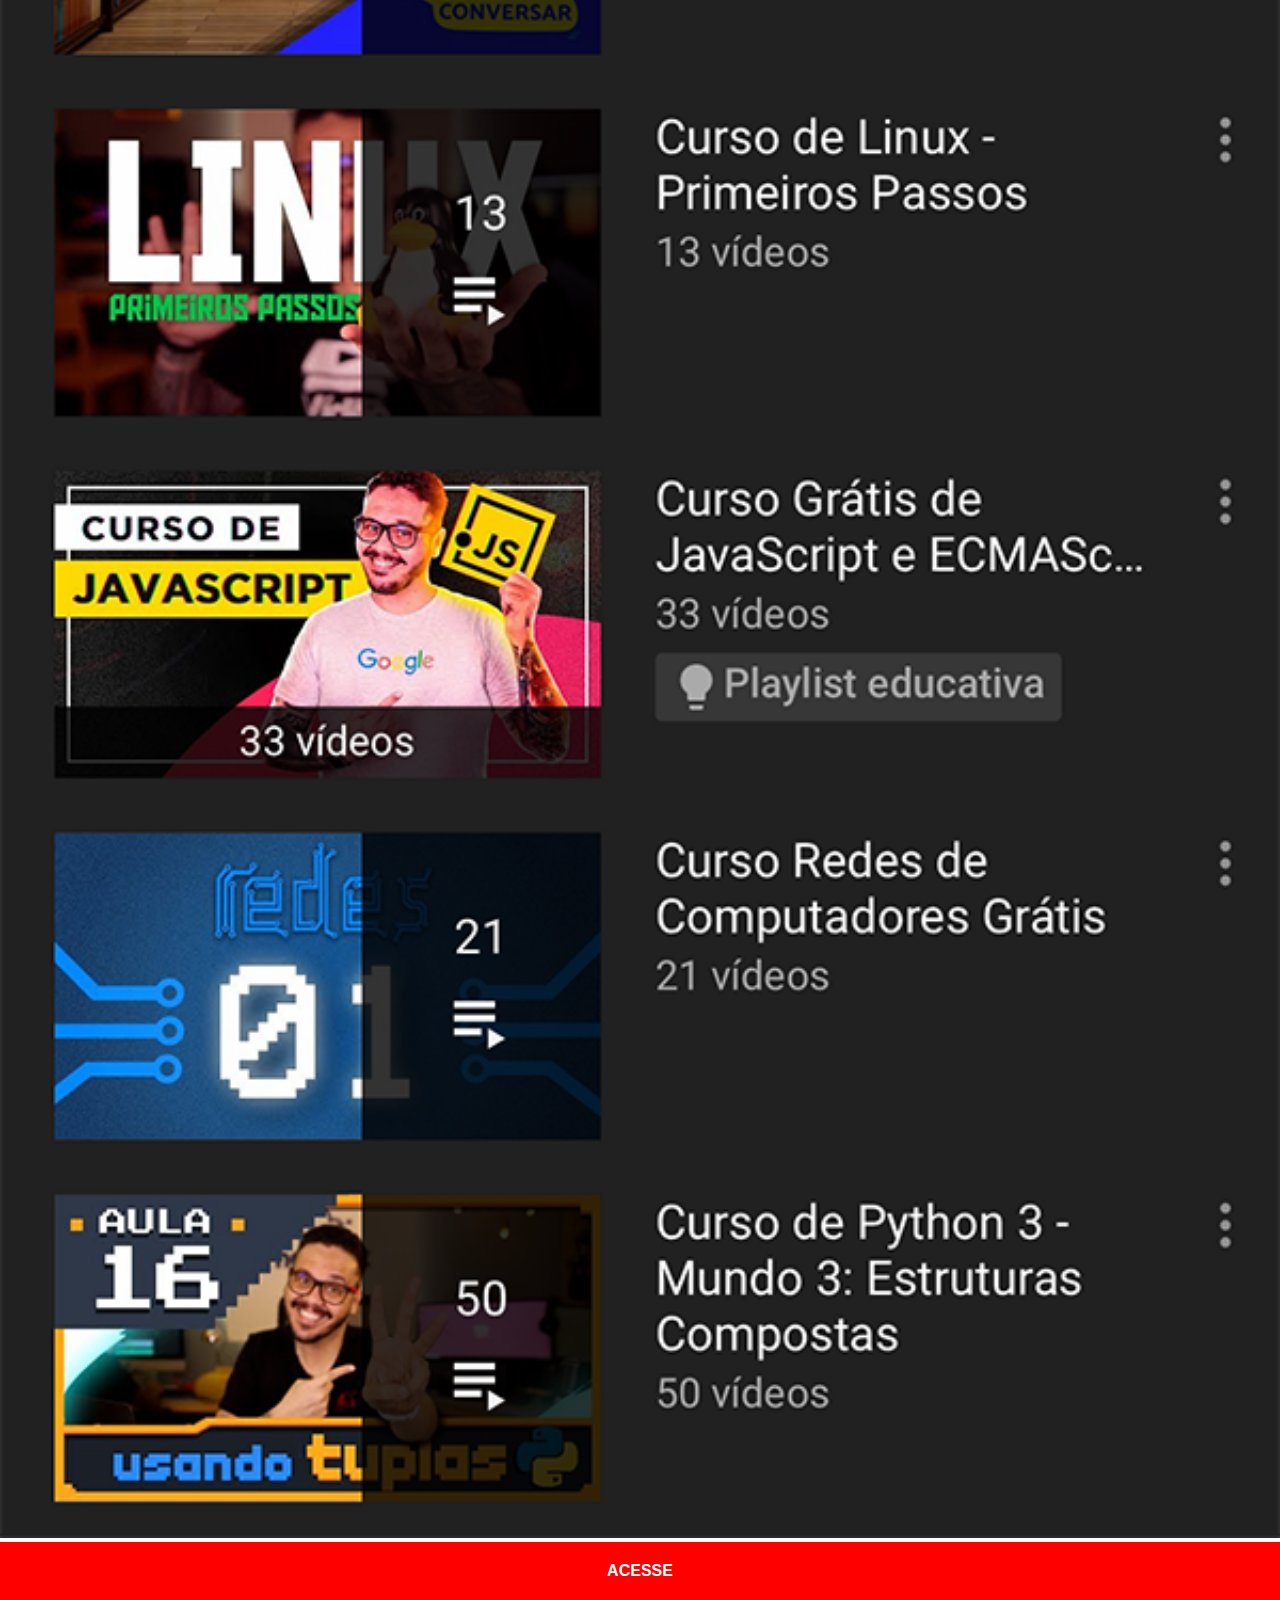
<file: youtube.html>
<!DOCTYPE html>
<html lang="pt-br">
<head>
    <meta charset="UTF-8">
    <meta http-equiv="X-UA-Compatible" content="IE=edge">
    <meta name="viewport" content="width=device-width, initial-scale=1.0">
    <title>YouTube</title>
    <link rel="stylesheet" href="estilos/social.css">
</head>
<body>
    <img src="imagens/tela-youtube.png" alt="YouTube">
    <a href="https://www.youtube.com/cursoemvideo" target="_blank">ACESSE</a>
</body>
</html>
</file>
<file: estilos/style.css>
@charset "UTF-8";

* {
    margin: 0px;
    padding: 0px;
    font-family: Arial, Helvetica, sans-serif;
}

html, body {
    height: 100vh;
    width: 100vw;
    background-color: black;
}

body {
    background: url('../imagens/fundo-madeira.jpg') no-repeat top center;
    background-size: cover;
    background-attachment: fixed;
}

main {
    height: 100vh;
    position: relative;
}

section#telefone {
    position: absolute;
    top: 50%;
    left: 50%;
    transform: translate(-50%, -50%);

    height: 627px;
    width: 311px;
    background: url(../imagens/frame-iphone.png);
}

iframe#tela {
    position: relative;
    top: 80px;
    left: 22px;
    width: 267px;
    height: 471px;
}

section#redes-sociais {
    text-align: right;
}

section#redes-sociais img {
    width: 50px;
    margin: 10px;
    border-radius: 50%;
    box-shadow: 2px 2px 5px rgba(0, 0, 0, 0.401);
    box-sizing: border-box;
}

section#redes-sociais img:hover {
    border: 2px solid rgba(255, 255, 255, 0.673);
    transform: translate(-3px, -3px);
    box-shadow: 5px 5px 10px rgba(0, 0, 0, 0.659);
}
</file>
<file: estilos/social.css>
@charset "UTF-8";

* {
    margin: 0px;
    padding: 0px;
    font-family: Arial, Helvetica, sans-serif;
}

img {
    width: 100vw;
}

::-webkit-scrollbar {
    width: 0px;
    height: 0px;
}

a {
    display: block;
    color: white;
    background-color: red;
    padding: 20px;
    text-align: center;
    font-weight: bolder;
    text-decoration: none;
}

a:hover {
    background-color: darkred;
}
</file>
